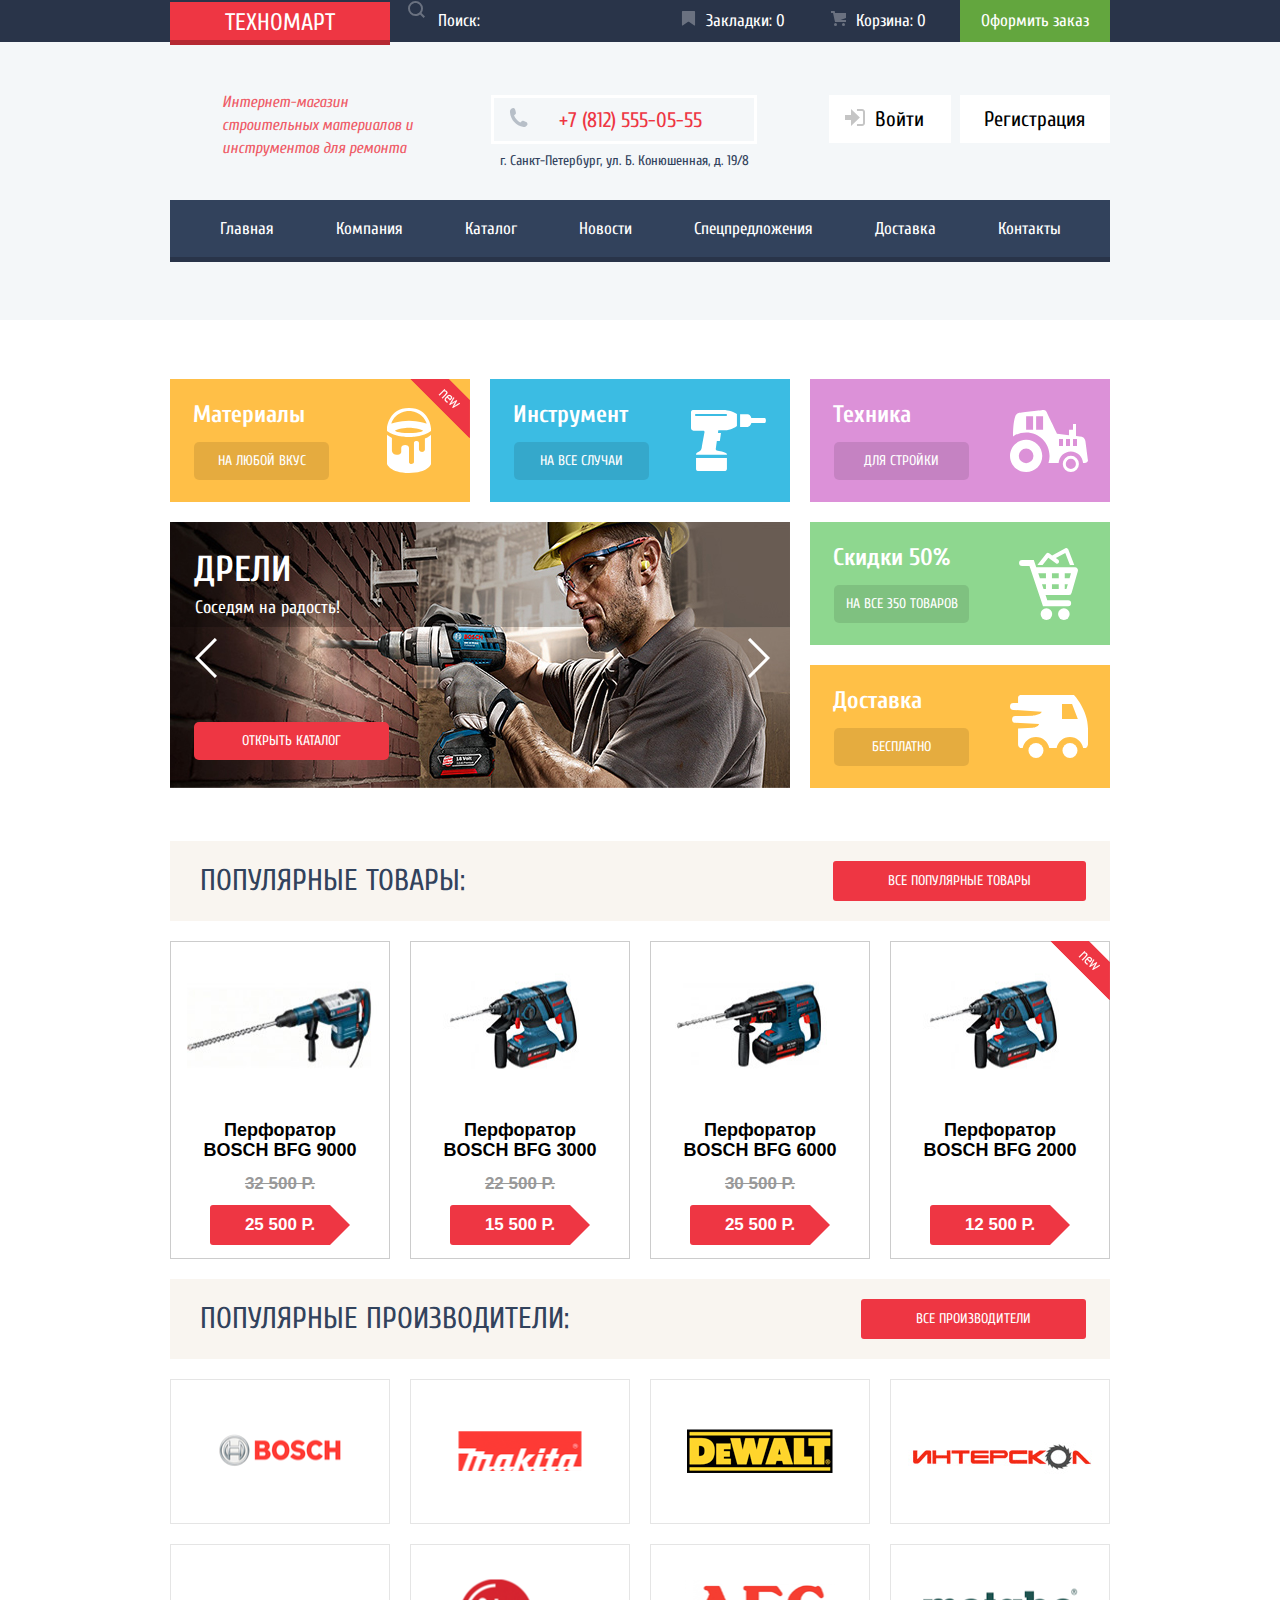
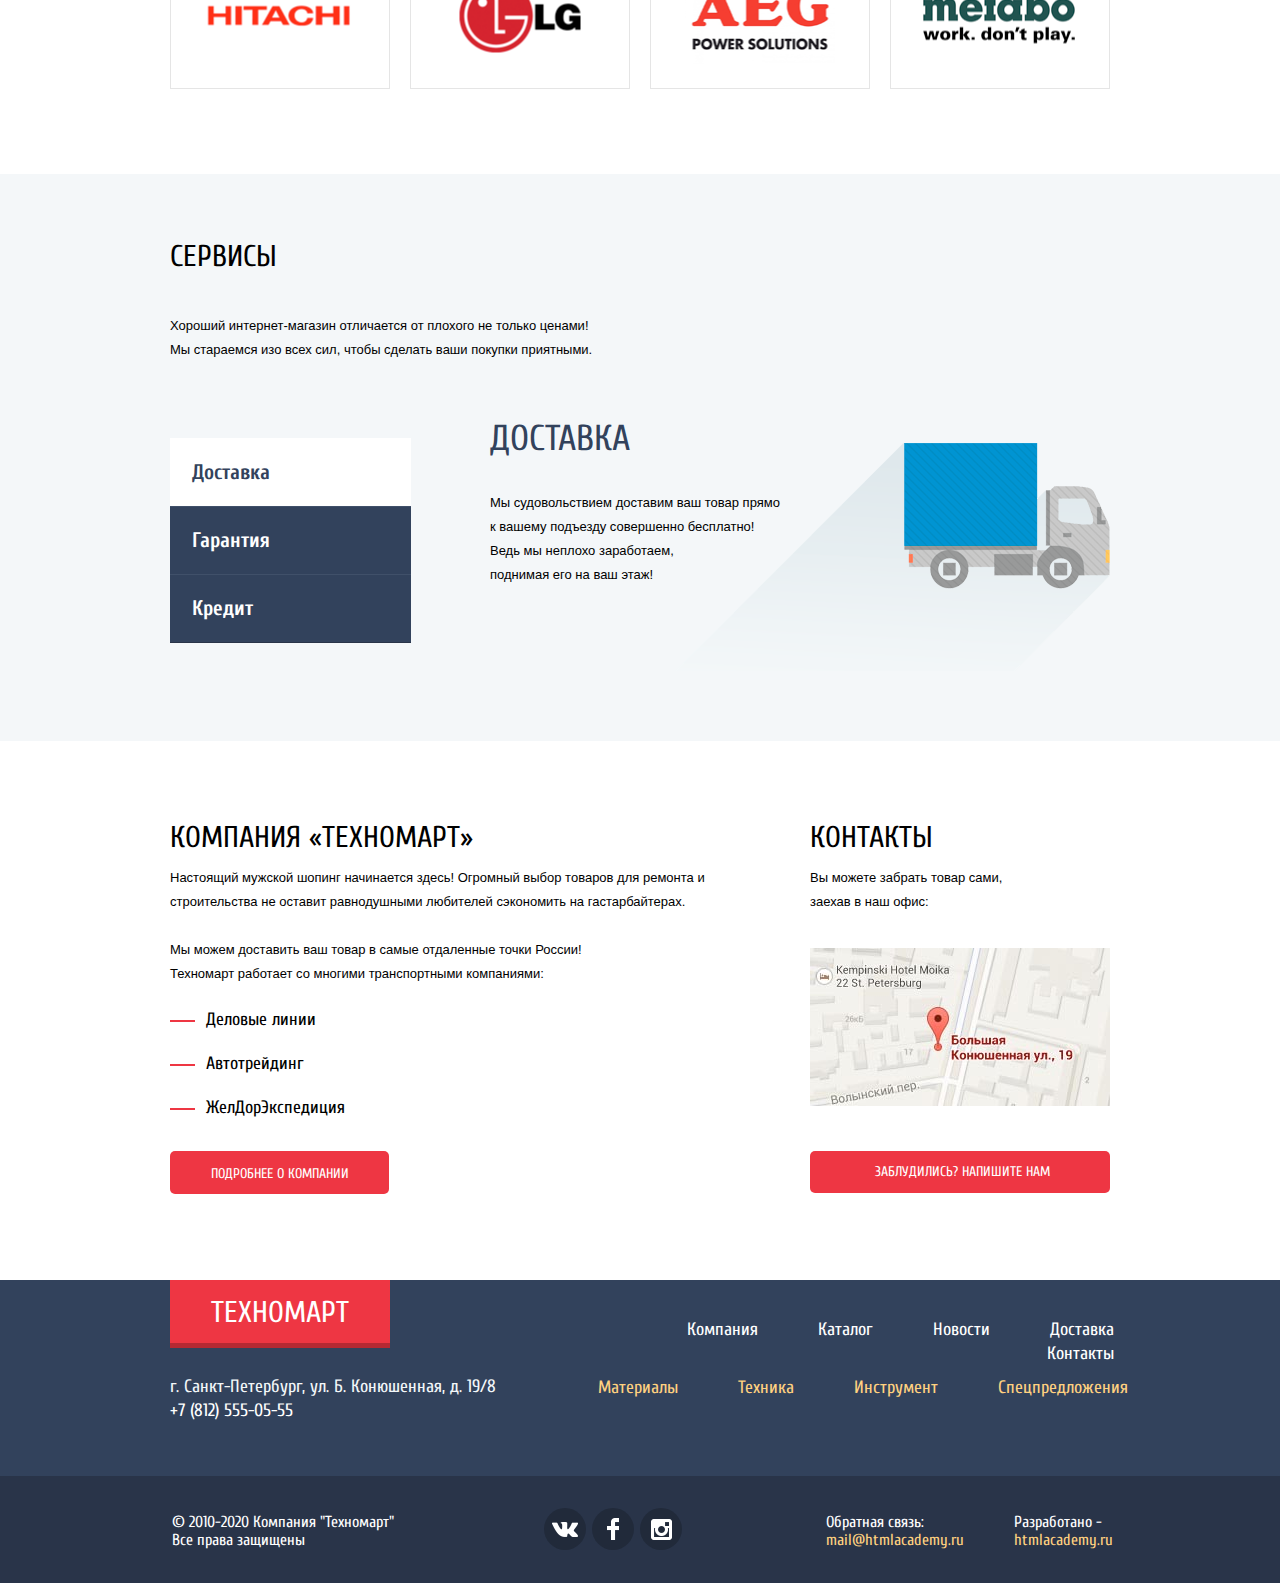
<file: index.html>
<!DOCTYPE html>
<html lang="ru">
<head>
	<meta charset="UTF-8">
	<title>Техномарт</title>
	
	<link href="https://fonts.googleapis.com/css?family=PT+Sans:400,700&display=swap&subset=cyrillic" rel="stylesheet">
	<link href="https://fonts.googleapis.com/css?family=Cuprum:400,400i,700&display=swap&subset=cyrillic" rel="stylesheet">
	<link rel="stylesheet" href="css/normalize.css">
	<link rel="stylesheet" href="css/style.css">
	
</head>
<body>
	<header>
		<div class="navigation">
			<div class="navigation-container">
				<a class="logo" href="index.html">Техномарт</a>
				<form class="search" action="http://technimart.com" method="post">
					<button type="submit">
						<svg xmlns="http://www.w3.org/2000/svg" width="17" height="17" viewBox="0 0 17 17"><path fill="#ffffff" d="M17 15.586l-3.542-3.542A7.465 7.465 0 0 0 15 7.5 7.5 7.5 0 1 0 7.5 15c1.71 0 3.282-.579 4.544-1.542L15.586 17 17 15.586zM2 7.5C2 4.467 4.467 2 7.5 2 10.532 2 13 4.467 13 7.5c0 3.032-2.468 5.5-5.5 5.5A5.506 5.506 0 0 1 2 7.5z"/></svg>
					</button>
					<input type="search" name="search" placeholder="Поиск:">
				</form>
				<div class="bookmarks">
					<a class="top-buttons" href=""><svg xmlns="http://www.w3.org/2000/svg" width="14" height="16" viewBox="0 0 14 16"><path fill="#ffffff" d="M14 15c0 .55-.368.741-.818.426l-5.363-3.765c-.45-.315-1.187-.315-1.637 0L.818 15.426C.368 15.741 0 15.55 0 15V1c0-.55.45-1 1-1h12c.55 0 1 .45 1 1v14z"/></svg>Закладки: 0</a>
				</div>
				<div class="basket">
					<a href="top-buttons"><svg xmlns="http://www.w3.org/2000/svg" width="15" height="15" viewBox="0 0 15 15"><circle fill="#ffffff" cx="4.5" cy="13.5" r="1.5"/><circle fill="#ffffff" cx="12.5" cy="13.5" r="1.5"/><path fill="#ffffff" d="M15 2H4.07l-.422-2H0v2h2.031l1.985 9H15V9H9.441L15 6.951z"/></svg>Корзина: 0</a>
				</div>
				<a class="order-btn" href="">Оформить заказ</a>
			</div>
		</div>
		<div class="data">
			<p>
				Интернет-магазин
				строительных материалов
				и инструментов для ремонта
			</p>
			<div class="direction">
            		<a class="phone" href="tel:+78125550555"><img src="img/icon-phone.svg" alt="phone">+7 (812) 555-05-55</a>
            		<address>г. Санкт-Петербург, ул. Б. Конюшенная, д. 19/8</address>
        	</div>
        	<div class="enter-buttons">
				<a class="enter" href=""><svg xmlns="http://www.w3.org/2000/svg" width="20" height="17" viewBox="0 0 20 17"><path fill="#c5c5c5" d="M14.875 8.5L6 0v6H0v5h6v6z"/><path fill="#c5c5c5" d="M16.986 15.01h-5.027V17h5.027c2.178 0 3.004-1.81 3.029-3.026V3.028C19.99 1.811 19.164 0 16.986 0h-5.027v1.99h5.027c.839 0 .992.681 1.01 1.057v10.904c-.017.376-.171 1.059-1.01 1.059z"/></svg>Войти</a>
				<a class="registration" href="">Регистрация</a>
			</div>
		</div>
		<nav>
			<ul>
				<li><a href="#">Главная</a></li>
				<li><a href="">Компания</a></li>
				<li><a href="catalog.html">Каталог</a></li>
				<li><a href="">Новости</a></li>
				<li><a href="">Спецпредложения</a></li>
				<li><a href="">Доставка</a></li>
				<li><a href="">Контакты</a></li>
			</ul>	
		</nav>
		</header>
		<main>
			<section class="catalog-tools">
				<h1 class="visually-hidden">Каталог инструментов</h1>
				<div class="catalog-container">
					<div class="block-1">	
						<div class="block-1-container">
							<div class="catalog materials">
								<h3>Материалы</h3>
								<a href="">На любой вкус</a>
								<div class="catalog-image">
									<svg xmlns="http://www.w3.org/2000/svg" width="44" height="65" viewBox="0 0 44 65"><g fill="#FFF"><path d="M37.91 30.438v10.869s.105 2.735-2.825 2.735c-3.069 0-3.125-2.735-3.125-2.735v-6.416c0-.24-.336-1.909-2.319-1.909-2.625 0-2.67 1.877-2.67 1.877V54.08s.029 1.863-2.464 1.863C22 55.943 22 53.96 22 53.96V40.016s0-2.945-3.805-2.945c-4.054 0-3.967 3.125-3.967 3.125v3.728s-.121 2.945-4.688 2.945-4.628-4.509-4.628-4.509V29.938C3.168 28.976 0 26.671 0 26.671v29.332S2.988 65 22 65s22-8.695 22-8.695V26.671c-2.938 2.829-6.09 3.767-6.09 3.767z"/><path d="M22 0C1.688 0 0 19.875 0 19.875v3.062C8.438 29.188 22 29 22 29s13.562.188 22-6.062v-3.062C44 19.875 42.312 0 22 0zm0 25c-11.75 0-14.312-2.375-14.312-2.375C13.938 19.75 22 19.875 22 19.875s8.062-.125 14.312 2.75c0 0-2.562 2.375-14.312 2.375zm0-12.375c-9.562 0-17.688 2.938-17.688 2.938C8.875 2.625 22 3.062 22 3.062s13.125-.438 17.688 12.5c0 0-8.126-2.937-17.688-2.937z"/></g></svg>
								</div>
								<div class="new-flag"></div>
							</div>
							<div class="catalog tool">
								<h3>Инструмент</h3>
								<a href="">На все случаи</a>
								<div class="catalog-image">
									<svg xmlns="http://www.w3.org/2000/svg" width="75" height="61" viewBox="0 0 75 61"><g fill="#FFF"><path d="M5.039 58.949S5.039 61 6.907 61h27.02s2.001-.184 2.001-1.984V47.942H5.039v11.007zM73.875 8.016H60.387c-.621-2.287-2.071-3.891-3.762-3.891h-7.542v12.75h7.542c1.69 0 3.141-1.604 3.762-3.891h13.488c.575 0 1.042-1.112 1.042-2.484s-.467-2.484-1.042-2.484zM2.103 0C.167 0 0 2.041 0 2.041v15.812c0 2.936 2.903 3.002 2.903 3.002h9.007c1.935 0 1.601 1.334 1.601 1.334s-2.469 13.01-2.735 15.211c-.267 2.203-1.868 3.604-1.868 3.604s-2.135 1.201-3.002 1.668-.867 2.201-.867 2.201h30.889v-.734c0-1.467-6.472-3.135-9.073-3.402-2.602-.266-2.068-2.002-2.068-2.002l1.067-7.805h3.002l1.134-7.873h-3.002l.331-2.737 8.609-.131c5.805-.601 10.008-4.07 10.008-4.07V4.109C41.333.84 33.993 0 33.993 0H2.103zM36 4.938v.031c0 .55-.45 1-1 1H5.031c-.55 0-1-.45-1-1v-.031c0-.55.45-1 1-1H35c.55 0 1 .45 1 1z"/></g></svg>
								</div>
							</div>
						</div>
						<div class="catalog slide">			
								<h2>Дрели</h2>
								<p>Соседям на радость!</p>
								<div class="arrows">
									<button type="button"><svg xmlns="http://www.w3.org/2000/svg" xmlns:xlink="http://www.w3.org/1999/xlink" width="22" height="40" viewBox="0 0 22 40">
	  								<image id="icon-left" width="22" height="40" xlink:href="[data-uri]"/>
									</svg></button>
									<button type="button"><svg xmlns="http://www.w3.org/2000/svg" xmlns:xlink="http://www.w3.org/1999/xlink" width="22" height="40" viewBox="0 0 22 40">
	  								<image id="icon-right" width="22" height="40" xlink:href="[data-uri]"/>
									</svg></button>
								</div>
								<a href="catalog.html">Открыть каталог</a>			
						</div>
					</div>
					<div class="block-2">
						<div class="catalog equipment">
							<h3>Техника</h3>
							<a href="">Для стройки</a>
							<div class="catalog-image">
								<svg xmlns="http://www.w3.org/2000/svg" width="78" height="62" viewBox="0 0 78 62"><g fill="#FFF"><path d="M16.125 29.749C7.22 29.749 0 36.968 0 45.875 0 54.78 7.22 62 16.125 62S32.25 54.78 32.25 45.875c.001-8.907-7.219-16.126-16.125-16.126zm0 23.433a7.306 7.306 0 0 1-7.307-7.307 7.307 7.307 0 1 1 14.614 0 7.306 7.306 0 0 1-7.307 7.307zM60.854 45.874a8.062 8.062 0 0 0-8.062 8.062 8.062 8.062 0 1 0 16.124 0 8.06 8.06 0 0 0-8.062-8.062zm0 13.126a5.063 5.063 0 1 1 .002-10.126A5.063 5.063 0 0 1 60.854 59z"/><path d="M77.898 49.727s-2.023-15.102-2.461-18.414c-.547-4.141-3.625-4.688-3.625-4.688L66 25.946V14h-3v5.833h-4v5.295L47.188 23.75S37.438 3.688 36.626 1.875 33.5 0 33.5 0 11.125 2.375 8.75 3 5.312 6.167 5.312 6.167c-2.308 6.37-2.311 17.296-2.266 20.255a23.328 23.328 0 0 1 13.079-3.986c12.944 0 23.438 10.493 23.438 23.439 0 2.438-.373 4.789-1.064 7h10.164c.39-6.402 5.69-11.479 12.191-11.479s11.802 5.077 12.191 11.479H75c3.641 0 2.898-3.148 2.898-3.148zM23.083 19.833h-6.958V6.167h6.958v13.666zm10 0h-6.958V6.167h6.958v13.666zM53.016 36H49v-7h4.016v7zm7 0H56v-7h4.016v7zm7 0H63v-7h4.016v7z"/></g></svg>
							</div>
						</div>
						<div class="catalog sales">
							<h3>Скидки 50%</h3>
							<a href="">На все 350 товаров</a>
							<div class="catalog-image">
								<svg xmlns="http://www.w3.org/2000/svg" width="59" height="72" viewBox="0 0 59 72"><g fill="#FFF"><path d="M58.34 20.545a2.997 2.997 0 0 0-2.396-1.195h-38.67l-2.475-7.385H3.058a3 3 0 1 0 0 6h7.424l13.5 40.285h25.159a3 3 0 1 0 0-6H28.299l-1.726-5.149h23.12a3.001 3.001 0 0 0 2.884-2.172l6.25-21.75a3.005 3.005 0 0 0-.487-2.634zm-7.781 9.681h-4.81V25.35h6.211l-1.401 4.876zm-17.617 0V25.35h6.807v4.875h-6.807zm6.807 6v4.875h-6.807v-4.875h6.807zM26.942 25.35v4.875h-6.023l-1.634-4.875h7.657zm-4.013 10.876h4.013v4.875h-2.379l-1.634-4.875zm22.82 4.875v-4.875h3.086l-1.401 4.875h-1.685z"/><circle cx="27.406" cy="66.094" r="5.781"/><circle cx="44.844" cy="66.094" r="5.781"/><path d="M29.335 9.699l7.547 5.492a1.986 1.986 0 0 0 2.818-.494c.646-.936.43-2.232-.48-2.895l-2.373-1.726 9.436-5.09L50.911 17h4.347L49.214 1.309A2.051 2.051 0 0 0 48.037.126a1.97 1.97 0 0 0-1.643.109L33.146 7.382l-3.022-2.199a1.986 1.986 0 0 0-2.742.39l-8.481 10.798a2.176 2.176 0 0 0-.405.628h5.106l5.733-7.3z"/></g></svg>
							</div>
						</div>
						<div class="catalog delivery">
							<h3>Доставка</h3>
							<a href="">Бесплатно</a>
							<div class="catalog-image">
								<svg xmlns="http://www.w3.org/2000/svg" xmlns:xlink="http://www.w3.org/1999/xlink" width="78" height="63" viewBox="0 0 78 63"><g fill="#FFF"><circle cx="25.983" cy="55.5" r="7.5"/><circle cx="59.982" cy="55.5" r="7.5"/><path d="M64 0H11.062c-3.188 0-3 3.125-3 3.125V8H3.469a3.469 3.469 0 1 0 0 6.938l28.085 1.84.196.043c-.761 3.197-8.938 3.805-8.938 3.805l-8.31.428H5.446a3.375 3.375 0 1 0 0 6.75l23.656 1.254c-.807 3.153-6.29 3.756-6.29 3.756l-14.751.76v15.615c0 3.188 2.564 3.812 2.564 3.812h2.099c1.173-6.261 6.659-11 13.259-11s12.085 4.739 13.259 11h7.404c1.174-6.261 6.66-11 13.26-11 6.601 0 12.086 4.739 13.26 11h1.709C77.812 53 78 48.938 78 48.938v-15.25C78 14.812 64 0 64 0zM52 23.938v-15h10.062l5.75 15H52z"/></g></svg>
							</div>
						</div>
					</div>
				</div>
			</section>
				<div class="line">
					<h2>Популярные товары:</h2>
					<a href="catalog.html">Все популярные товары</a>
				</div>
			<section>
				<h2 class="visually-hidden">Каталог товаров</h2>
				<div class="catalog-items">
			    	<div class="catalog-item">
				        <div class="actions">
				          	<a href="#" class="buy">
				          		<svg xmlns="http://www.w3.org/2000/svg" width="15" height="15" viewBox="0 0 15 15"><circle fill="#ffffff" cx="4.5" cy="13.5" r="1.5"/><circle fill="#ffffff" cx="12.5" cy="13.5" r="1.5"/><path fill="#ffffff" d="M15 2H4.07l-.422-2H0v2h2.031l1.985 9H15V9H9.441L15 6.951z"/></svg>
								Купить
							</a>
				          <a href="#" class="bookmark">В закладки</a>
				        </div>
				        <div class="image">
				        	<img width="218" height="168" src="img/Perforator_3.jpg" alt="product1">
				        </div>
				        <p>Перфоратор BOSCH BFG 9000</p>
				        <div class="discount">32 500 Р.</div>
				        <div class="price">25 500 Р.</div>
			    	</div>
			      	<div class="catalog-item">
				        <div class="actions">
				          	<a href="#" class="buy">
				          		<svg xmlns="http://www.w3.org/2000/svg" width="15" height="15" viewBox="0 0 15 15"><circle fill="#ffffff" cx="4.5" cy="13.5" r="1.5"/><circle fill="#ffffff" cx="12.5" cy="13.5" r="1.5"/><path fill="#ffffff" d="M15 2H4.07l-.422-2H0v2h2.031l1.985 9H15V9H9.441L15 6.951z"/></svg>
							Купить
							</a>
				          <a href="#" class="bookmark">В закладки</a>
				        </div>
				        <div class="image"><img width="218" height="168" src="img/Perforator_1.jpg" alt="product2"></div>
				        <p>Перфоратор BOSCH BFG 3000</p>
				        <div class="discount">22 500 Р.</div>
				        <div class="price">15 500 Р.</div>
			      	</div>
			      	<div class="catalog-item">
				        <div class="actions">
				          	<a href="#" class="buy">
				          		<svg xmlns="http://www.w3.org/2000/svg" width="15" height="15" viewBox="0 0 15 15"><circle fill="#ffffff" cx="4.5" cy="13.5" r="1.5"/><circle fill="#ffffff" cx="12.5" cy="13.5" r="1.5"/><path fill="#ffffff" d="M15 2H4.07l-.422-2H0v2h2.031l1.985 9H15V9H9.441L15 6.951z"/></svg>
							Купить
							</a>
				          <a href="#" class="bookmark">В закладки</a>
				        </div>
				        <div class="image"><img width="218" height="168" src="img/Perforator_2.jpg" alt="product3"></div>
				        <p>Перфоратор BOSCH BFG 6000</p>
				        <div class="discount">30 500 Р.</div>
				        <div class="price">25 500 Р.</div>
				    </div>
			      	<div class="catalog-item">
				      	<div class="flag flag-new">новинка</div>
				        <div class="actions">
				          	<a href="#" class="buy">
				          		<svg xmlns="http://www.w3.org/2000/svg" width="15" height="15" viewBox="0 0 15 15"><circle fill="#ffffff" cx="4.5" cy="13.5" r="1.5"/><circle fill="#ffffff" cx="12.5" cy="13.5" r="1.5"/><path fill="#ffffff" d="M15 2H4.07l-.422-2H0v2h2.031l1.985 9H15V9H9.441L15 6.951z"/></svg>
							Купить
							</a>
				          <a href="#" class="bookmark">В закладки</a>
				        </div>
				        <div class="image"><img width="218" height="168" src="img/Perforator_1.jpg" alt="product4"></div>
				        <p>Перфоратор BOSCH BFG 2000</p>
				        <div class="discount"></div>
				        <div class="price">12 500 Р.</div>
			      	</div>
			    </div>
		  	</section>
			<div class="line">
				<h2>Популярные производители:</h2>
				<a href="#">Все производители</a>
			</div>
			<section class="manufactures">
				<h2 class="visually-hidden">Производители</h2>
					<a href="https://www.bosch-professional.com"><img src="img/bosch.png" alt="BOSCH"></a>
					<a href="https://maklta.com"><img src="img/Makita.png" alt="Makita"></a>
					<a href="https://dewalt.top"><img src="img/DeWALT.png" alt="DeWALT"></a>
					<a href="https://www.interskol.ru"><img src="img/Interskol.png" alt="Interskol"></a>
					<a href="http://www.hitachi.com"><img src="img/Hitachi.png" alt="Hitachi"></a>
					<a href="https://www.lg.com"><img src="img/LG.png" alt="LG"></a>
					<a href="https://www.aeg.ua"><img src="img/AEG.png" alt="AEG"></a>
					<a href="https://www.metabo.com"><img src="img/Metabo.png" alt="Metabo"></a>
			</section>
			<section class="service-section">
				<div class="services">
					<div class="description">
						<h3>Сервисы</h3>
						<p>
							Хороший интернет-магазин отличается от плохого не только ценами!
							Мы стараемся изо всех сил, чтобы сделать ваши покупки приятными.
						</p>
					</div>
					<div class="service">
						<div class="service-container">
	    					<input type="radio" name="service" id="delivery" value="delivery" checked>
	    					<label for="delivery">Доставка</label>
						
	    					<input type="radio" name="service" id="guarantee" value="guarantee">
	    					<label for="guarantee">Гарантия</label>
	    				
	    					<input type="radio" name="service" id="сredit" value="сredit">
	    					<label for="сredit">Кредит</label>
	    					<div class="shadow"></div> 
	    				<div class="content-container">
	    					<div class="content dely">
	    						<h2>Доставка</h2>
								<p>
									Мы судовольствием доставим ваш товар прямо к вашему подъезду совершенно бесплатно! 
									Ведь мы неплохо заработаем, <br>поднимая его на ваш этаж!
								</p>							
	    					</div>
							<div class="content guar">
	    						<h2>Гарантия</h2>
	      						<p>
	      							Если купленный у нас товар поломается или заискрит,
									а также в случае пожара, спровоцированного его вогаранием, вы всегда можете быть уверены в нашей гарантии. Мы обменяем сгоревший товар на новый.<br>
									Дом уж восстановите как нибудь сами.
								</p>
	    					</div>
							<div class="content cred">
	    						<h2>Кредит</h2>
	      						<p>
	      							Залезть в долговую яму стало проще!<br>
									Кредитные консультанты придут вам на помощь.
								</p>
								<a href="">Отправить заявку</a>
	    					</div>
	    				</div>
	    				</div>
 					</div>
				</div>
			</section>
			<section class="info">
				<div class="info-container">
						<div class="left">
							<h2>Компания «Техномарт»</h2>
							<p class="fst-p">
								Настоящий мужской шопинг начинается здесь! Огромный выбор товаров для ремонта и	строительства не оставит равнодушными любителей сэкономить на гастарбайтерах.
							</p>
						
							<p class="scnd-p">
								Мы можем доставить ваш товар в самые отдаленные точки России! Техномарт работает со многими транспортными компаниями:
							</p>

							<ul>
								<li>Деловые линии</li>
								<li>Автотрейдинг</li>
								<li>ЖелДорЭкспедиция</li>
							</ul>
							
							<a href="">Подробнее о компании</a>
						</div>
						<div class="right">
							<h2>Контакты</h2>
							<p>Вы можете забрать товар сами,
							заехав в наш офис:</p>
							<a class="contacts-button" href="#"><img src="img/map.jpg" alt="map"></a>
							<a class="login-link" href="">Заблудились? Напишите нам</a>
						</div>
				</div>
			</section>
		</main>
	<footer>
		<section class="ending">
			<h2 class="visually-hidden">Окончание</h2>
			<div class="footer-up">
				<div class="footer-up-left">
					<a class="f-logo" href="index.html">Техномарт</a>
					<div class="f-telephone">
		            	<address>г. Санкт-Петербург, ул. Б. Конюшенная, д. 19/8</address>
		            	<a class="f-phone" href="tel:+78125550555">+7 (812) 555-05-55</a>
		        	</div>
	        	</div>
	        	<div class="footer-up-right">
	        		<nav>
					<ul>
						<li><a href="">Компания</a></li>
						<li><a href="catalog.html">Каталог</a></li>
						<li><a href="">Новости</a></li>
						<li><a href="">Доставка</a></li>
						<li><a href="">Контакты</a></li>
					</ul>
					</nav>
					<nav>
					<ul class="color">
						<li><a href="">Материалы</a></li>
						<li><a href="">Техника</a></li>
						<li><a href="">Инструмент</a></li>
						<li><a href="">Спецпредложения</a></li>
					</ul>
					</nav>
				</div>
			</div>
		</section>
		<section class="links">
			<h2 class="visually-hidden">Ссылки</h2>
			<div class="f-links">
				<div class="f-left">
					<p>
						© 2010-2020 Компания "Техномарт"
						Все права защищены
					</p>
				</div>
				<div class="f-center">
					<a href="https://vk.com"><img src="img/vk-icon.png" width="26" height="15" alt="vk"></a>
					<a href="https://www.facebook.com/"><img src="img/fb-icon.png" width="12" height="22" alt="facebook"></a>
					<a href="https://www.instagram.com"><img src="img/insta-icon.png" alt="instagram"></a>
				</div>
				<div class="f-right">
					<p>
						Обратная связь:
						<a href="mailto:mail@htmlacademy.ru">mail@htmlacademy.ru</a>
					</p>
					<p>
						Разработано -
						<a href="https://htmlacademy.ru/">htmlacademy.ru</a>
					</p>
				</div>
			</div>
		</section>
	</footer>
	<div class="form">
		<form class="map-tip" action="http://technomart.com" method="post">
			<div class="form-mail">
				<div class="form-name">
					<div class="pop-form">
						<label for="name-map">Ваше имя:</label>
						<input id="name-map" type="text" name="name" placeholder="Имя Фамилия">
					</div>
					<div class="pop-form">
						<label for="mail-map">Ваш e-mail:</label>
						<input id="mail-map" type="email" name="mail" placeholder="email@example.com">
					</div>
				</div>
				<div class="form-letter">
					<label for="letter">Текст письма:</label>
					<textarea id="letter" cols="60" rows="6" name="letter" placeholder="В свободной форме"></textarea>
				</div>
				<button class="modal-close" type="button">
    				<span class="visually-hidden">Закрыть</span>
  				</button>
			</div>
			<div class="form-button">
				<button type="submit">Отправить</button>
			</div>
		</form>
	</div>
	<section class="modal modal-map">
  		<h2 class="visually-hidden">Как до нас добраться</h2>
  			<iframe src="https://www.google.com/maps/embed?pb=!1m18!1m12!1m3!1d1998.6037999040354!2d30.322010416394033!3d59.938716271971415!2m3!1f0!2f0!3f0!3m2!1i1024!2i768!4f13.1!3m3!1m2!1s0x4696310fca5ba729%3A0xea9c53d4493c879f!2sBolshaya+Konyushennaya+ul.%2C+19%2C+Sankt-Peterburg%2C+Russia%2C+191186!5e0!3m2!1sen!2s!4v1441888483426" width="766" height="560" allowfullscreen></iframe>
  			<p><img src="img/map.jpg" width="766" height="560" alt="Офис компании по адресу ул. Большая Конюшенная 19/8, Санкт-Петербург"></p>
  			<button class="modal-close" type="button">
    			<span class="visually-hidden">Закрыть</span>
  			</button>
	</section>

	<script>
		var link = document.querySelector(".login-link");

		var popup = document.querySelector(".form");
		var close = popup.querySelector(".modal-close");

		var form = popup.querySelector("form");
		var name = popup.querySelector("[name=name]");
  		var email = popup.querySelector("[name=mail]");

		var isStorageSupport = true;
  		var storage = "";
  
  		try {
    		storage = localStorage.getItem("name");
  		} catch (err) {
    		isStorageSupport = false;
  		}

		link.addEventListener("click", function (evt) {
			evt.preventDefault();
			popup.classList.add("form-show");

			if (storage) {
      		name.value = storage;
      		email.focus();
    		} else {
      		name.focus();
    		}		
  		});

		close.addEventListener("click", function (evt) {
   		 evt.preventDefault();
    		popup.classList.remove("form-show");
    		popup.classList.remove("modal-error");
  		});

		form.addEventListener("submit", function (evt) {
    		evt.preventDefault();
  		});

		form.addEventListener("submit", function (evt) {
    		if (!name.value || !email.value) {
      		evt.preventDefault();
      		popup.classList.remove("modal-error");
      		popup.offsetWidth = popup.offsetWidth;
      		popup.classList.add("modal-error");
    		} else {
      		if (isStorageSupport) {
        		localStorage.setItem("name", name.value);
      		}
    		}
  		});

		window.addEventListener("keydown", function (evt) {
    		if (evt.keyCode === 27) {
      		evt.preventDefault();
      		if (popup.classList.contains("form-show")) {
       		 popup.classList.remove("form-show");
        		popup.classList.remove("modal-error");
      		}
    		}
  		});

		var popup = document.querySelector(".modal");

  		var mapLink = document.querySelector(".contacts-button");

		var mapPopup = document.querySelector(".modal-map");
		var mapClose = mapPopup.querySelector(".modal-close");
  
		mapLink.addEventListener("click", function (evt) {
		  evt.preventDefault();
		  mapPopup.classList.add("modal-show");
		});

		mapClose.addEventListener("click", function (evt) {
		  evt.preventDefault();
		  mapPopup.classList.remove("modal-show");
		});

		window.addEventListener("keydown", function (evt) {
		  if (evt.keyCode === 27) {
		    if (mapPopup.classList.contains("modal-show")) {
		      evt.preventDefault();
		      mapPopup.classList.remove("modal-show");
		    }
		  }
		});
	</script>

</body>
</html>
</file>
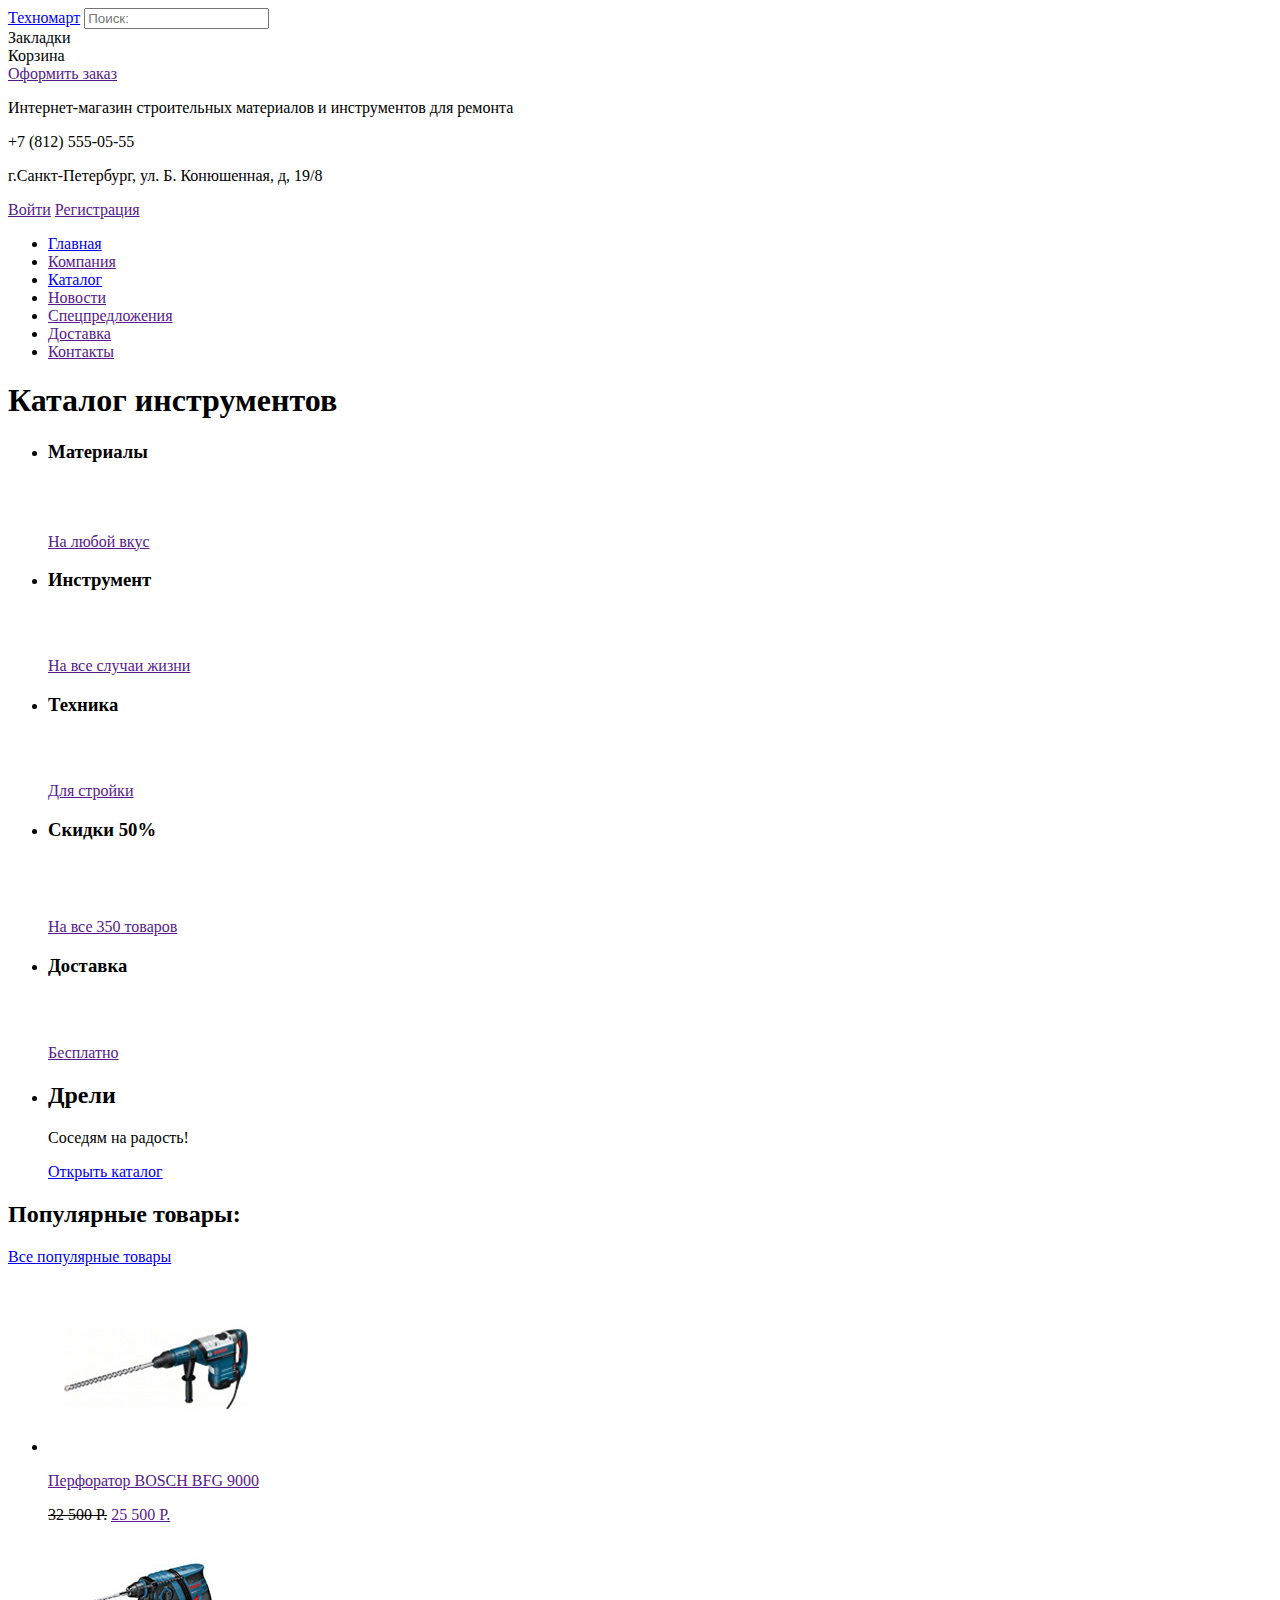
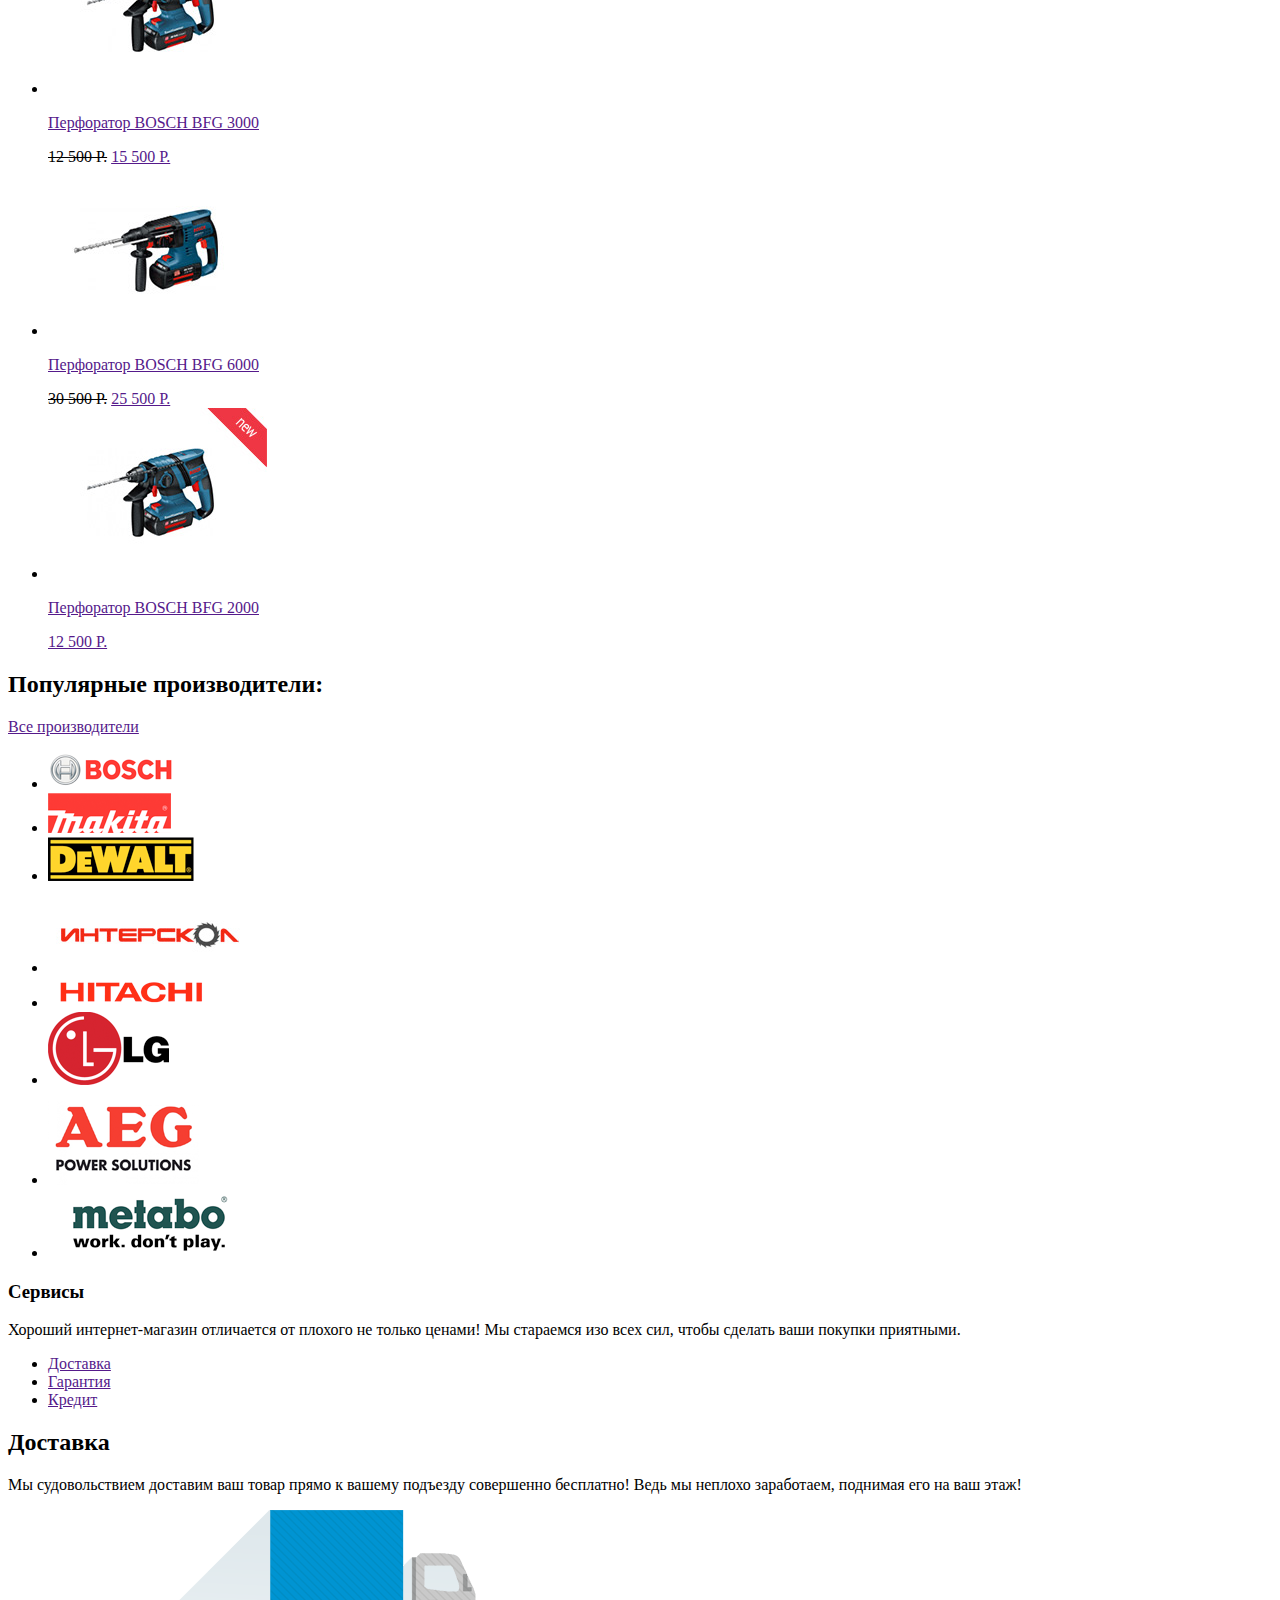
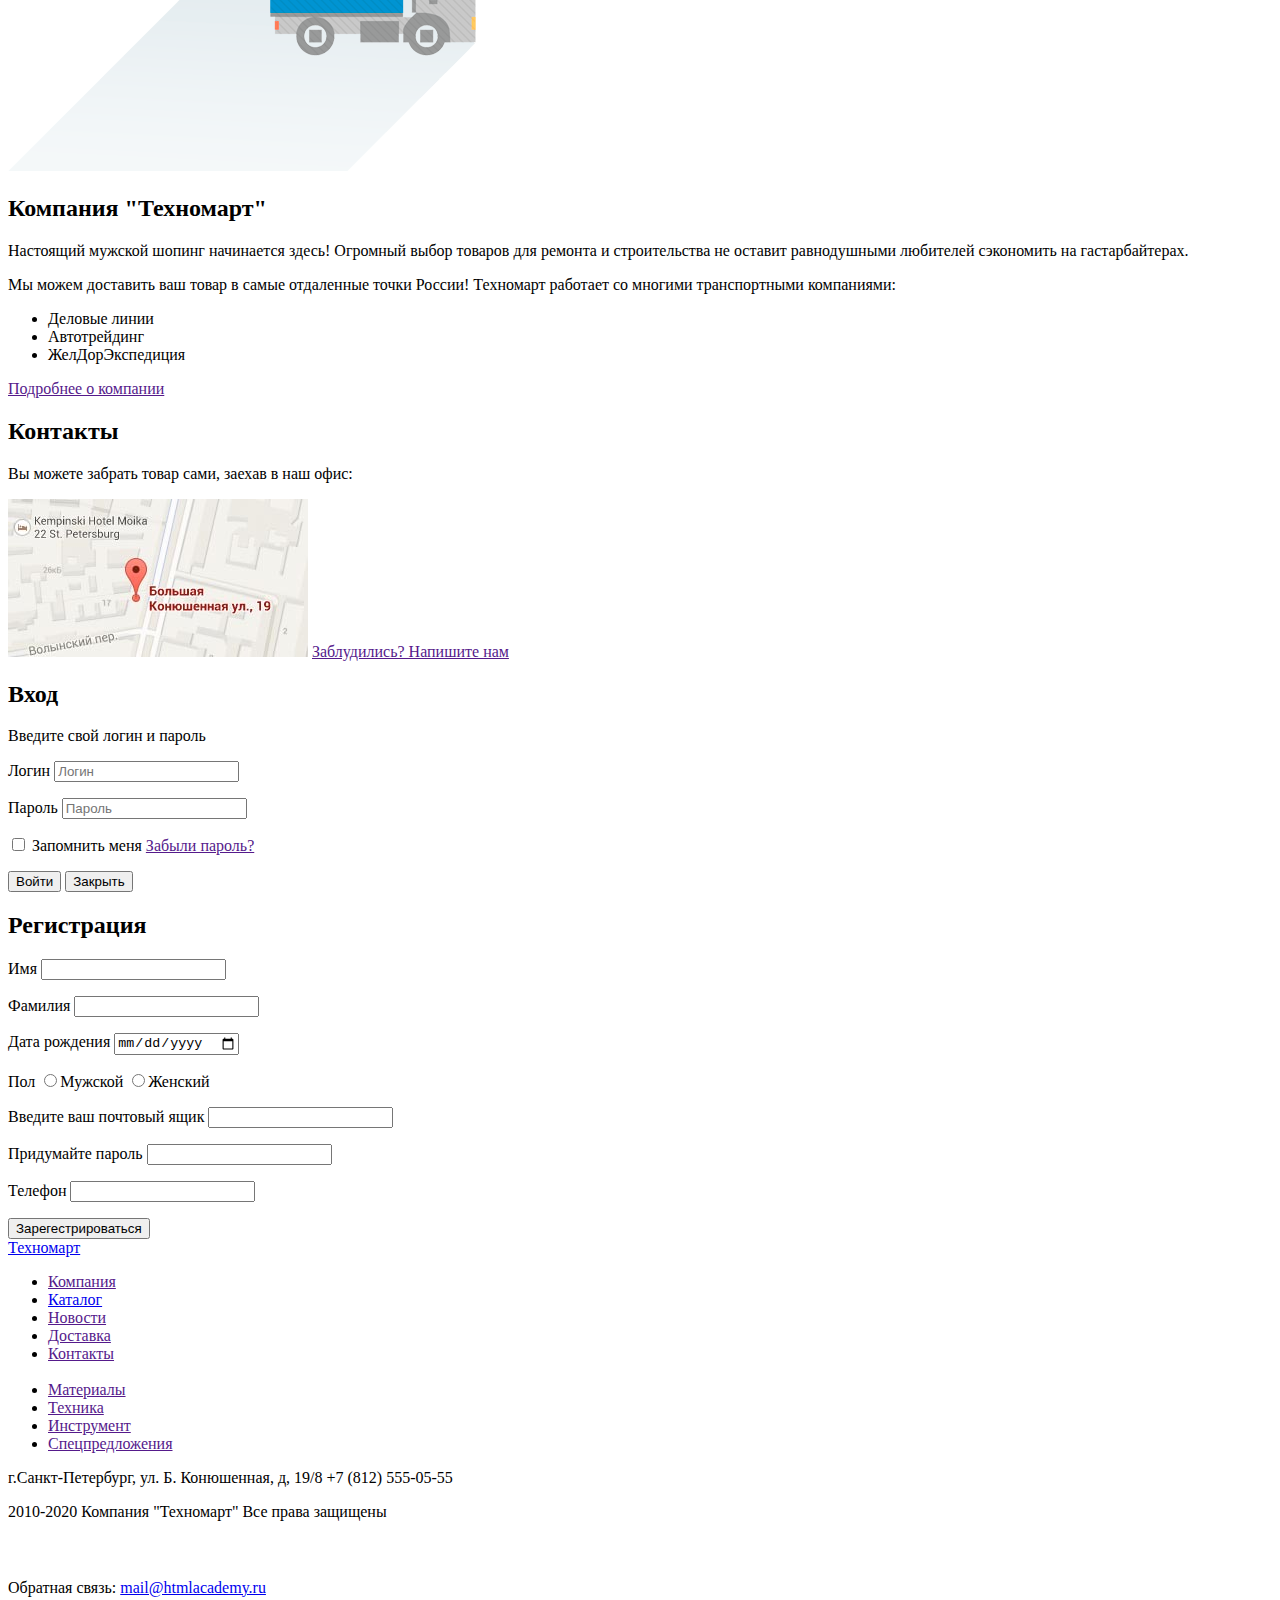
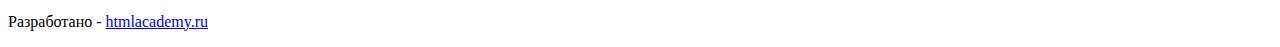
<file: project/index.html>
<!DOCTYPE html>
<html lang="ru">
<head>
	<meta charset="UTF-8">
	<title>Техномарт</title>
</head>
<body>
	<header>
		<div class="begin">
			<a href="index.html">Техномарт</a>
			<input type="search" name="search" placeholder="Поиск:">
			<div class="bookmarks">Закладки</div>
			<div class="basket">Корзина</div>
			<a href="">Оформить заказ</a>
		</div>
		<div class="address">
			<p>
				Интернет-магазин
				строительных материалов
				и инструментов для ремонта
			</p>
			<div class="telefon">+7 (812) 555-05-55</div>
			<p>г.Санкт-Петербург, ул. Б. Конюшенная, д, 19/8</p>
			<a href="">Войти</a>
			<a href="">Регистрация</a>
		</div>
		<nav>
			<ul>
				<li><a href="index.html">Главная</a></li>
				<li><a href="">Компания</a></li>
				<li><a href="catalog.html">Каталог</a></li>
				<li><a href="">Новости</a></li>
				<li><a href="">Спецпредложения</a></li>
				<li><a href="">Доставка</a></li>
				<li><a href="">Контакты</a></li>
			</ul>	
		</nav>
		</header>
		<main>
			<section>
				<h1>Каталог инструментов</h1>
				<ul>
					<li>
						<div class="catalog materials">
							<h3>Материалы</h3>
							<a href="">На любой вкус</a>
							<img src="img/icon-1.svg" alt="">
							
						</div>
					</li>
					<li>
						<div class="catalog tool">
							<h3>Инструмент</h3>
							<a href="">На все случаи жизни</a>
							<img src="img/icon-2.svg" alt="">
						</div>
					</li>
					<li>
						<div class="catalog equipment">
							<h3>Техника</h3>
							<a href="">Для стройки</a>
							<img src="img/icon-3.svg" alt="">
						</div>
					</li>
					<li>
						<div class="catalog sales">
							<h3>Скидки 50%</h3>
							<a href="">На все 350 товаров</a>
							<img src="img/icon-4.svg" alt="">
						</div>
					</li>
					<li>
						<div class="catalog delivery">
							<h3>Доставка</h3>
							<a href="">Бесплатно</a>
							<img src="img/icon-5.svg" alt="">
						</div>
					</li>
					<li>
						<div class="catalog_slide">
							<h2>Дрели</h2>
							<p>Соседям на радость!</p>
							<a href="catalog.html">Открыть каталог</a>
						</div>
					</li>
				</ul>
			</section>
			<div>
				<h2>Популярные товары:</h2>
				<a href="catalog.html">Все популярные товары</a>
			</div>
			<section>
				<ul>
					<li>
						<img src="img/Perforator_3.jpg" alt="">
						<p>
							<a href="">
								Перфоратор BOSCH
								BFG 9000
							</a>
						</p>
						<del>32 500 P.</del>
						<a href="">25 500 P.</a>
					</li>
					<li>
						<img src="img/Perforator_1.jpg" alt="">
						<p>
							<a href="">
								Перфоратор BOSCH
								BFG 3000
							</a>
						</p>
						<del>12 500 P.</del>
						<a href="">15 500 P.</a>
					</li>
					<li>
						<img src="img/Perforator_2.jpg" alt="">
						<p>
							<a href="">
								Перфоратор BOSCH
								BFG 6000
							</a>
						</p>
						<del>30 500 P.</del>
						<a href="">25 500 P.</a>
					</li>
					<li>
						<img src="img/Perforator_1_new.jpg" alt="">
						<p>
							<a href="">
								Перфоратор BOSCH
								BFG 2000
							</a>
						</p>
						<a href="">12 500 P.</a>
					</li>
				</ul>
			</section>
			<div>
				<h2>Популярные производители:</h2>
				<a href="">Все производители</a>
			</div>
			<section>
				<ul>
					<li><img src="img/bosch.svg" alt="BOSCH"></li>
					<li><img src="img/Makita.svg" alt="Makita"></li>
					<li><img src="img/DeWALT.svg" alt="DeWALT"></li>
					<li><img src="img/Interskol.svg" alt="Interskol"></li>
					<li><img src="img/Hitachi.svg" alt="Hitachi"></li>
					<li><img src="img/LG.svg" alt="LG"></li>
					<li><img src="img/AEG.svg" alt="AEG"></li>
					<li><img src="img/Metabo.svg" alt="Metabo"></li>
				</ul>
			</section>
			<article>
				<h3>Сервисы</h3>
				<p>Хороший интернет-магазин отличается от плохого не только ценами!
				Мы стараемся изо всех сил, чтобы сделать ваши покупки приятными.</p>
				<ul>
					<li><a href="">Доставка</a></li>
					<li><a href="">Гарантия</a></li>
					<li><a href="">Кредит</a></li>
				</ul>
				<h2>Доставка</h2>
				<p>Мы судовольствием доставим ваш товар прямо к вашему подъезду совершенно бесплатно! Ведь мы неплохо заработаем, поднимая его на ваш этаж!</p>
				<img src="img/del_car.png" alt="Доставка">
			</article>
			<section>
				<div class="left">
					<h2>Компания "Техномарт"</h2>
					<p>
						Настоящий мужской шопинг начинается здесь! Огромный выбор товаров для ремонта и	строительства не оставит равнодушными любителей сэкономить на гастарбайтерах.
					</p>
				
					<p>
						Мы можем доставить ваш товар в самые отдаленные точки России! Техномарт работает со многими транспортными компаниями:
					</p>

					<ul>
						<li>Деловые линии</li>
						<li>Автотрейдинг</li>
						<li>ЖелДорЭкспедиция</li>
					</ul>
					
					<a href="">Подробнее о компании</a>
				</div>
				<div class="right">
					<h2>Контакты</h2>
					<p>Вы можете забрать товар сами,
					заехав в наш офис:</p>
					<img src="img/map.jpg" alt="map">
					<a href="">Заблудились? Напишите нам</a>
				</div>
			</section>
			<section>
				<h2>Вход</h2>
				<p>Введите свой логин и пароль</p>
				<form class="login" action="http://technomart.com" method="post">
					<p>
						<label for="user-login">Логин</label>
						<input id="user-login" type="email" name="login" placeholder="Логин">
					</p>
					<p>
						<label for="user-password">Пароль</label>
						<input id="user-password" type="password" name="password" placeholder="Пароль">
					</p>
					<p>
        				<label for="user-memory">
							<input id="user-memory" type="checkbox" name="memory">
							Запомнить меня
						</label>
						<a href="">Забыли пароль?</a>
					</p>
					<button type="submit">
						Войти
					</button>
					<button type="submit">
						Закрыть
					</button>
				</form>
			</section>
			<section>
				<h2>Регистрация</h2>
				<form action="http://technomart.com" method="post">
					<p>
						<label for="user-name">Имя</label>
						<input id="user-name" type="text" name="name" required>
					</p>
					<p>
						<label for="user-last-name">Фамилия</label>
						<input id="user-last-name" type="text" name="last-name" required>
					</p>
					<p>
						<label for="user-birthday">Дата рождения</label>
						<input id="user-birthday" type="date" name="birthday">
					</p>
					<p>
						<label for="user-sex">Пол</label>
							<input id="user-sex" type="radio" name="male" value="m">Мужской
							<input id="user-sex" type="radio" name="female" value="f">Женский
						
					</p>
					<p>
						<label for="user-mail">Введите ваш почтовый ящик</label>
						<input id="user-mail" type="email" name="mail" required>
					</p>
					<p>
						<label for="user-password">Придумайте пароль</label>
						<input id="user-password" type="password" name="password" required>
					</p>
					<p>
						<label for="user-phone">Телефон</label>
						<input id="user-phone" type="tel" name="phone" pattern="[0-9]{1}-[0-9]{3}-[0-9]{3}" required>
					</p>
				</form>
				<button type="submit">Зарегестрироваться</button>
			</section>
		</main>
	<footer>
		<section>
		<a href="index.html">Техномарт</a>
		<ul>
			<li><a href="">Компания</a></li>
			<li><a href="catalog.html">Каталог</a></li>
			<li><a href="">Новости</a></li>
			<li><a href="">Доставка</a></li>
			<li><a href="">Контакты</a></li><br>
			<li><a href="">Материалы</a></li>
			<li><a href="">Техника</a></li>
			<li><a href="">Инструмент</a></li>
			<li><a href="">Спецпредложения</a></li>
		</ul>
		<p>г.Санкт-Петербург, ул. Б. Конюшенная, д, 19/8	
		+7 (812) 555-05-55</p>
		</section>
		<section>
			<div class="fleft">
				<p>
					2010-2020 Компания "Техномарт"
					Все права защищены
				</p>
			</div>
			<div class="fcenter">
				<a href="https://vk.com"><img src="img/vk-icon.png" alt="vk"></a>
				<a href="https://www.facebook.com/"><img src="img/fb-icon.png" alt="facebook"></a>
				<a href="https://www.instagram.com"><img src="img/insta-icon.png" alt="instagram"></a>
			</div>
			<div class="fright">
				<p>
					Обратная связь:
					<a href="mailto:mail@htmlacademy.ru">mail@htmlacademy.ru</a>
				</p>
				<p>
					Разработано -
					<a href="https://htmlacademy.ru/">htmlacademy.ru</a>
				</p>
			</div>
		</section>

	</footer>
</body>
</html>
</file>
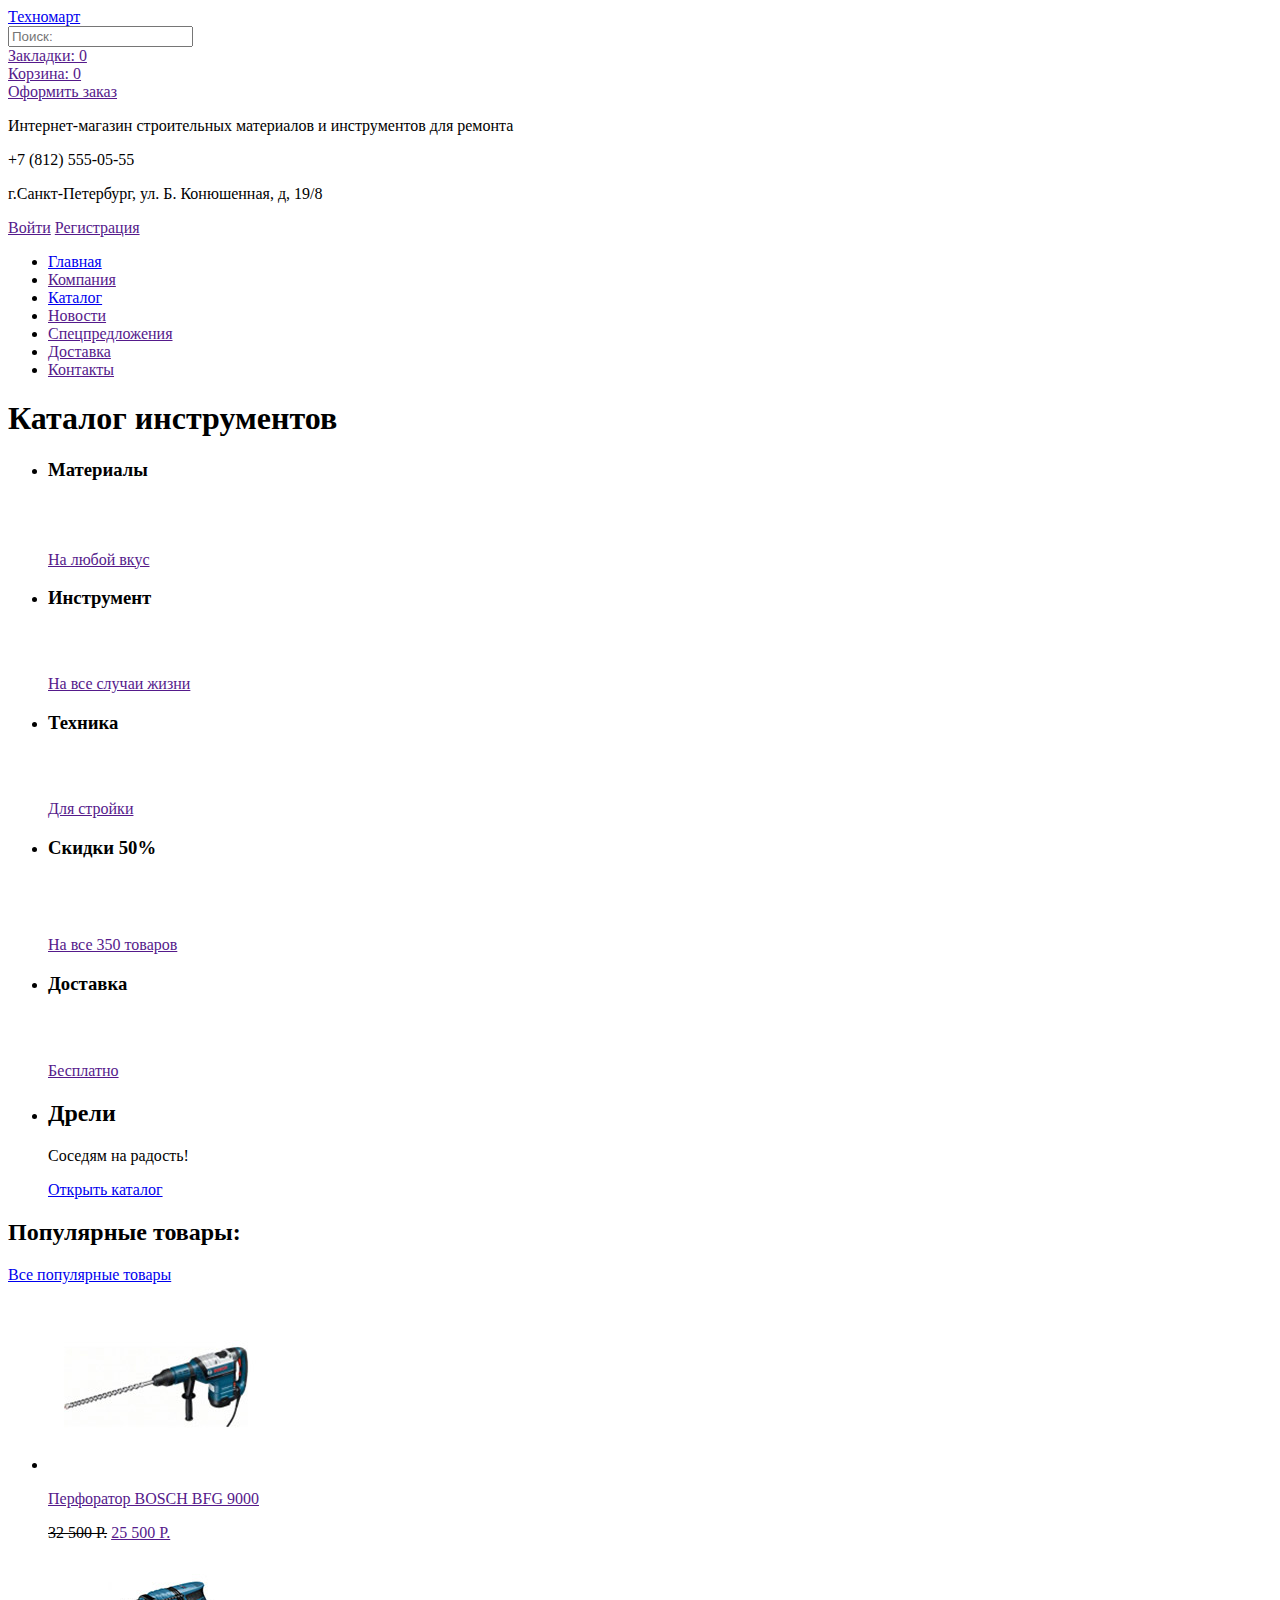
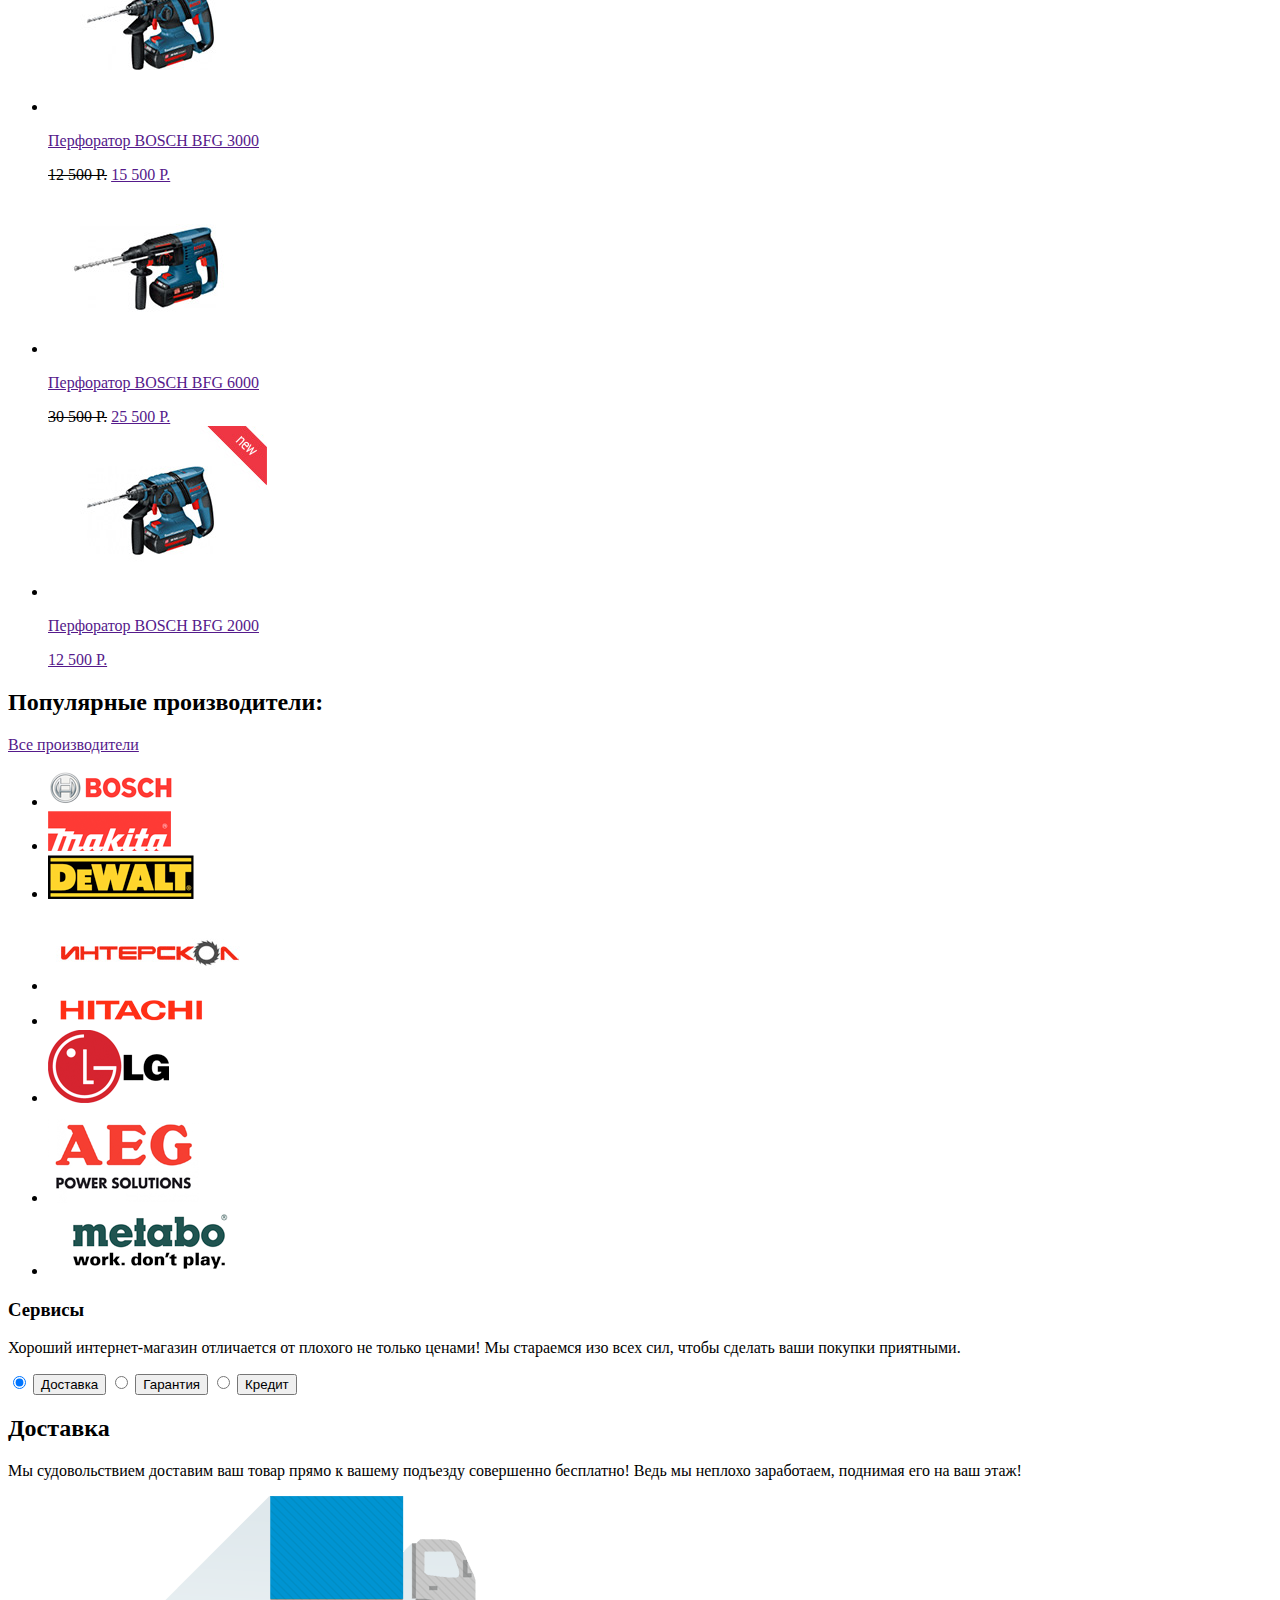
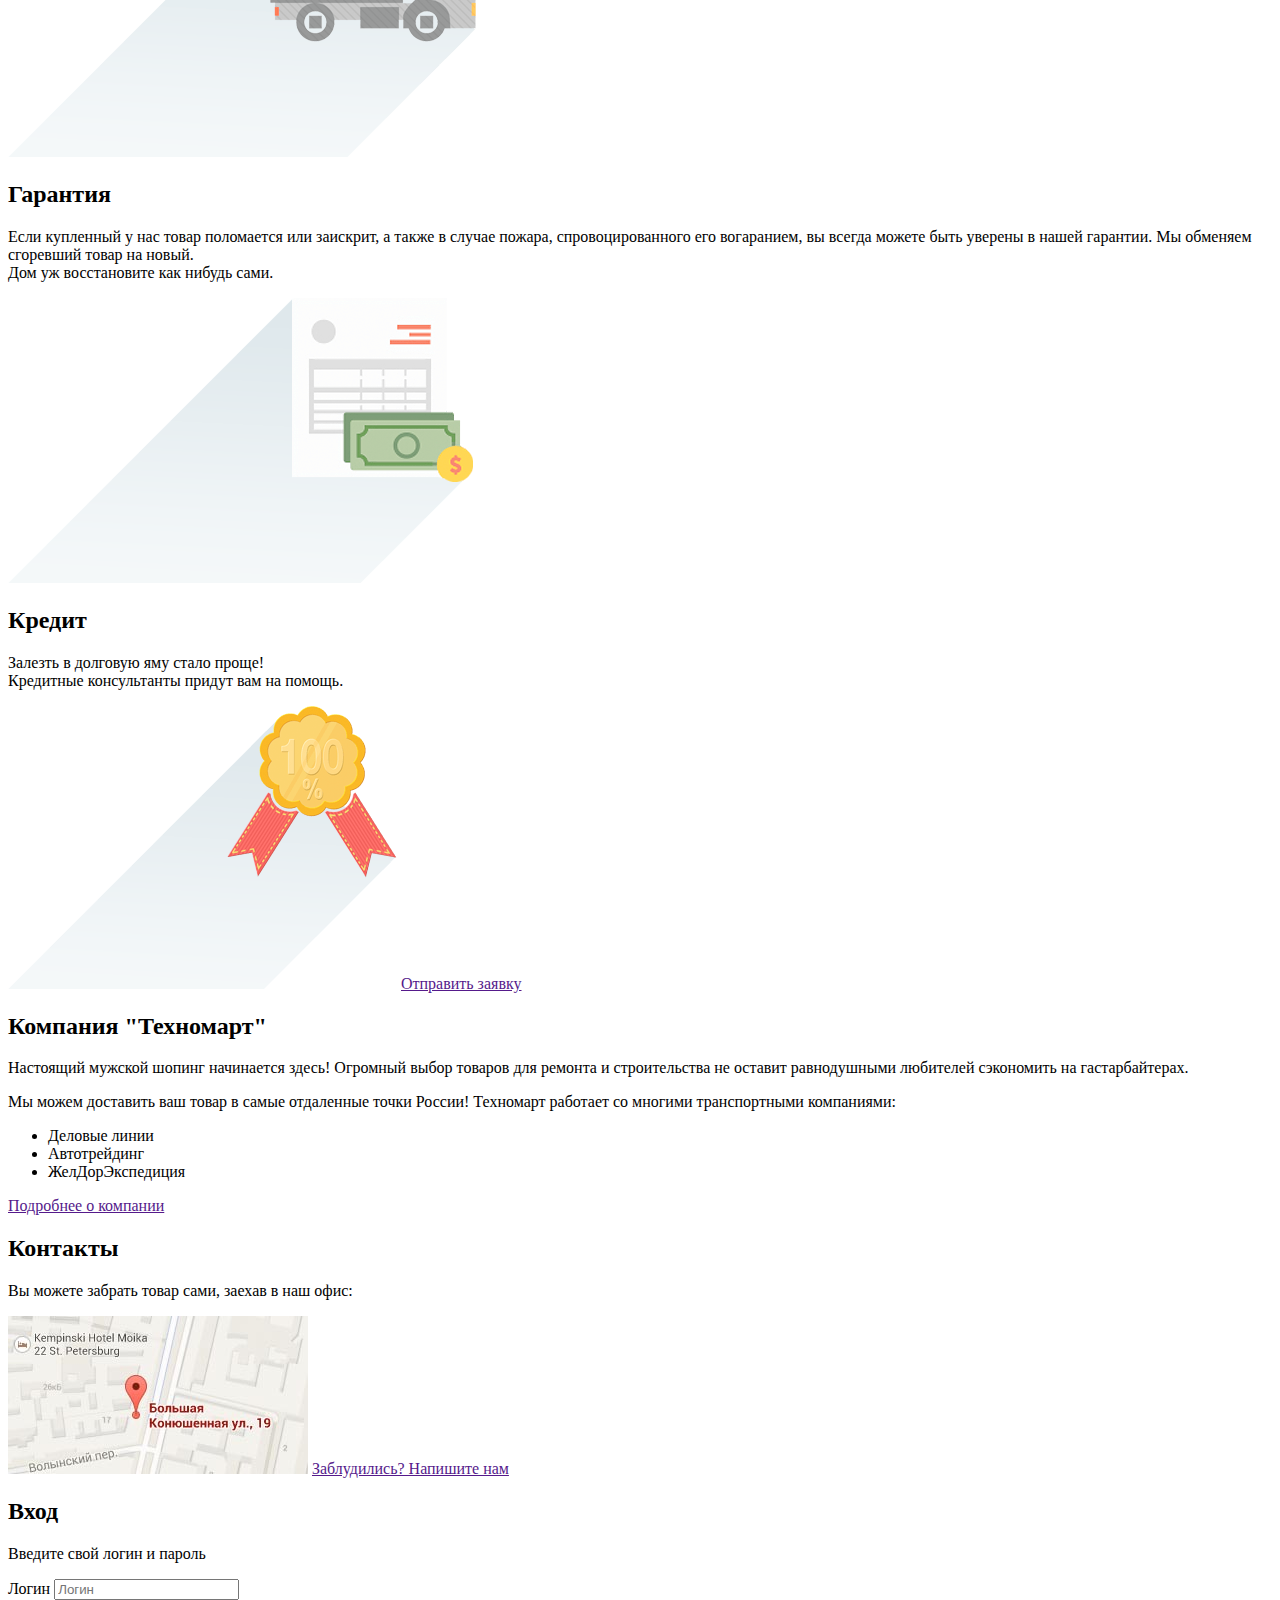
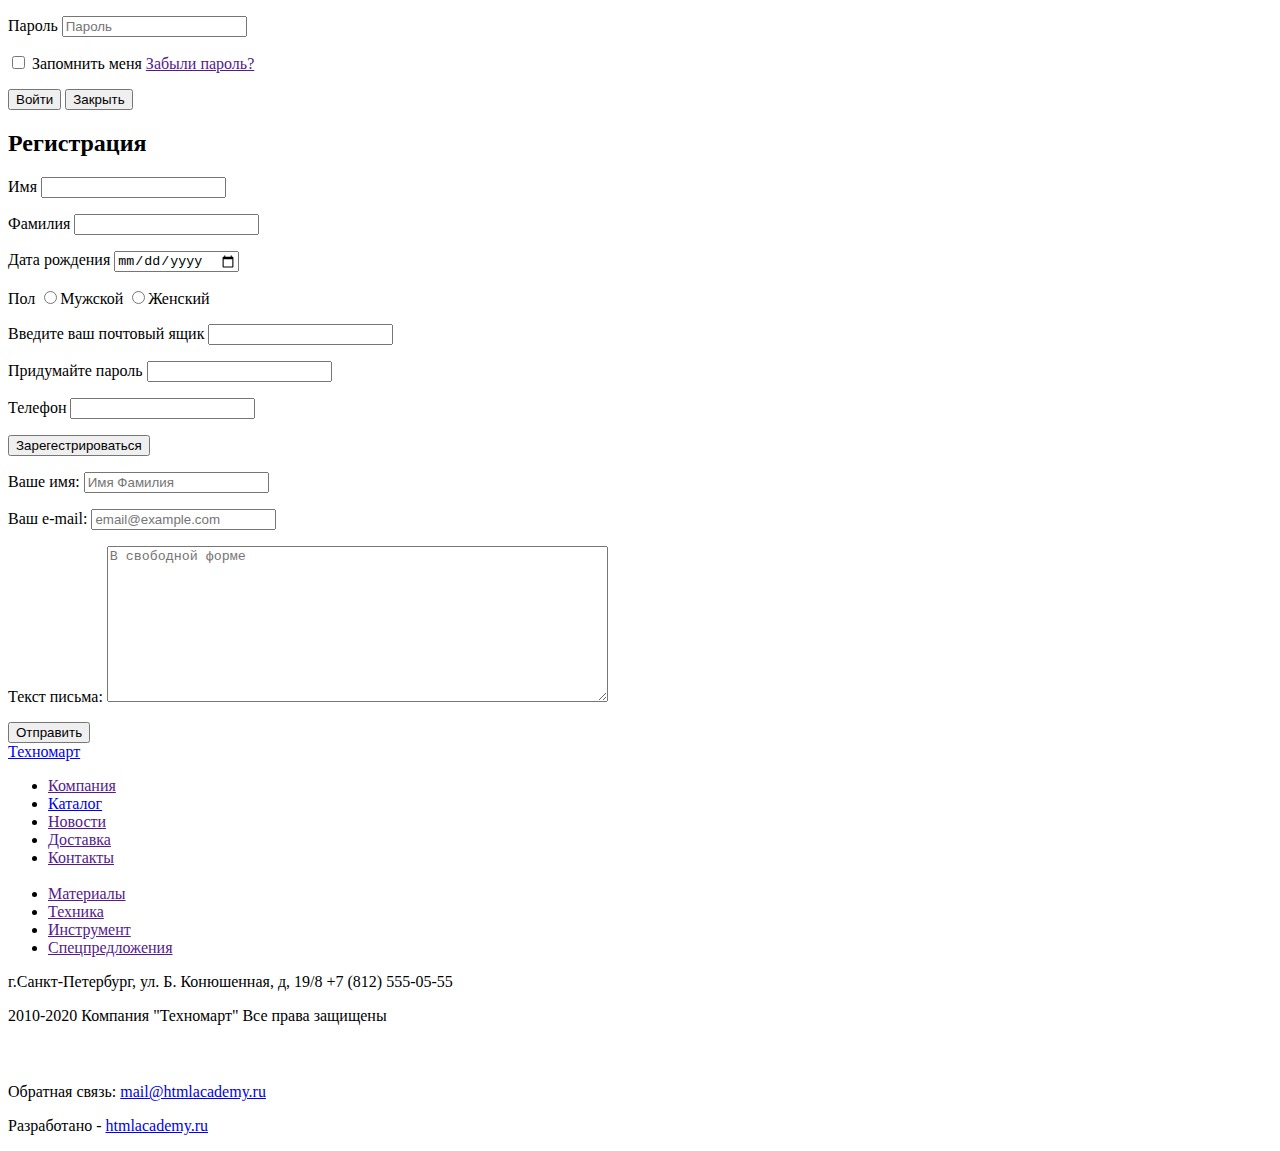
<file: техномарт/index.html>
<!DOCTYPE html>
<html lang="ru">
<head>
	<meta charset="UTF-8">
	<title>Техномарт</title>
</head>
<body>
	<header>
		<div class="begin">
			<a href="index.html">Техномарт</a>
			<form class="search" action="http://technomart.com" method="post">
				<input type="search" name="search" placeholder="Поиск:">
			</form>
			<div class="bookmarks">
				<a href="">Закладки: 0</a>
			</div>
			<div class="basket">
				<a href="">Корзина: 0</a>
			</div>
			<a href="">Оформить заказ</a>
		</div>
		<div class="address">
			<p>
				Интернет-магазин
				строительных материалов
				и инструментов для ремонта
			</p>
			<div class="telefon">+7 (812) 555-05-55</div>
			<p>г.Санкт-Петербург, ул. Б. Конюшенная, д, 19/8</p>
			<a href="">Войти</a>
			<a href="">Регистрация</a>
		</div>
		<nav>
			<ul>
				<li><a href="index.html">Главная</a></li>
				<li><a href="">Компания</a></li>
				<li><a href="catalog.html">Каталог</a></li>
				<li><a href="">Новости</a></li>
				<li><a href="">Спецпредложения</a></li>
				<li><a href="">Доставка</a></li>
				<li><a href="">Контакты</a></li>
			</ul>	
		</nav>
		</header>
		<main>
			<section>
				<h1>Каталог инструментов</h1>
				<ul>
					<li>
						<div class="catalog materials">
							<h3>Материалы</h3>
							<a href="">На любой вкус</a>
							<img src="img/icon-1.svg" alt="">
							
						</div>
					</li>
					<li>
						<div class="catalog tool">
							<h3>Инструмент</h3>
							<a href="">На все случаи жизни</a>
							<img src="img/icon-2.svg" alt="">
						</div>
					</li>
					<li>
						<div class="catalog equipment">
							<h3>Техника</h3>
							<a href="">Для стройки</a>
							<img src="img/icon-3.svg" alt="">
						</div>
					</li>
					<li>
						<div class="catalog sales">
							<h3>Скидки 50%</h3>
							<a href="">На все 350 товаров</a>
							<img src="img/icon-4.svg" alt="">
						</div>
					</li>
					<li>
						<div class="catalog delivery">
							<h3>Доставка</h3>
							<a href="">Бесплатно</a>
							<img src="img/icon-5.svg" alt="">
						</div>
					</li>
					<li>
						<div class="catalog_slide">
							<h2>Дрели</h2>
							<p>Соседям на радость!</p>
							<a href="catalog.html">Открыть каталог</a>
						</div>
					</li>
				</ul>
			</section>
			<div>
				<h2>Популярные товары:</h2>
				<a href="catalog.html">Все популярные товары</a>
			</div>
			<section>
				<ul>
					<li>
						<img src="img/Perforator_3.jpg" alt="">
						<p>
							<a href="">
								Перфоратор BOSCH
								BFG 9000
							</a>
						</p>
						<del>32 500 P.</del>
						<a href="">25 500 P.</a>
					</li>
					<li>
						<img src="img/Perforator_1.jpg" alt="">
						<p>
							<a href="">
								Перфоратор BOSCH
								BFG 3000
							</a>
						</p>
						<del>12 500 P.</del>
						<a href="">15 500 P.</a>
					</li>
					<li>
						<img src="img/Perforator_2.jpg" alt="">
						<p>
							<a href="">
								Перфоратор BOSCH
								BFG 6000
							</a>
						</p>
						<del>30 500 P.</del>
						<a href="">25 500 P.</a>
					</li>
					<li>
						<img src="img/Perforator_1_new.jpg" alt="">
						<p>
							<a href="">
								Перфоратор BOSCH
								BFG 2000
							</a>
						</p>
						<a href="">12 500 P.</a>
					</li>
				</ul>
			</section>
			<div>
				<h2>Популярные производители:</h2>
				<a href="">Все производители</a>
			</div>
			<section>
				<ul>
					<li><a href="https://www.bosch-professional.com"><img src="img/bosch.svg" alt="BOSCH"></a></li>
					<li><a href="https://maklta.com"><img src="img/Makita.svg" alt="Makita"></a></li>
					<li><a href="https://dewalt.top"><img src="img/DeWALT.svg" alt="DeWALT"></a></li>
					<li><a href="https://www.interskol.ru"><img src="img/Interskol.svg" alt="Interskol"></a></li>
					<li><a href="http://www.hitachi.com"><img src="img/Hitachi.svg" alt="Hitachi"></a></li>
					<li><a href="https://www.lg.com"><img src="img/LG.svg" alt="LG"></a></li>
					<li><a href="https://www.aeg.ua"><img src="img/AEG.svg" alt="AEG"></a></li>
					<li><a href="https://www.metabo.com"><img src="img/Metabo.svg" alt="Metabo"></a></li>
				</ul>
			</section>
			<article>
				<h3>Сервисы</h3>
				<p>Хороший интернет-магазин отличается от плохого не только ценами!
				Мы стараемся изо всех сил, чтобы сделать ваши покупки приятными.</p>
				<div class="service">
    				<input type="radio" name="delivery" id="delivery" value="" checked>
    				<label for="delivery">
    					<button type="button">Доставка</button>
    				</label>
    				<input type="radio" name="guarantee" id="guarantee" value="">
    				<label for="guarantee">
    					<button type="button">Гарантия</button>
    				</label>
    				<input type="radio" name="kredit" id="kredit" value="">
    				<label for="kredit">
    					<button type="button">Кредит</button>
    				</label>

    				<div id="content-1">
      					<h2>Доставка</h2>
						<p>Мы судовольствием доставим ваш товар прямо к вашему подъезду совершенно бесплатно! Ведь мы неплохо заработаем, поднимая его на ваш этаж!</p>
						<img src="img/del_car.png" alt="Доставка">
    				</div>
   				 	<div id="content-2">
   				 		<h2>Гарантия</h2>
      					<p>
      						Если купленный у нас товар поломается или заискрит,
							а также в случае пожара, спровоцированного его вогаранием, вы всегда можете быть уверены в нашей гарантии. Мы обменяем сгоревший товар на новый.<br>
							Дом уж восстановите как нибудь сами.
						</p>
						<img src="img/guarantee.png" alt="guarantee">
    				</div>
    				<div id="content-3">
     					<h2>Кредит</h2>
      					<p>
      						Залезть в долговую яму стало проще!<br>
							Кредитные консультанты придут вам на помощь.
						</p>
						<img src="img/kredit.png" alt="kredit"> 
						<a href="">Отправить заявку</a>
    				</div>
 				 </div>
				
				
			</article>
			<section>
				<div class="left">
					<h2>Компания "Техномарт"</h2>
					<p>
						Настоящий мужской шопинг начинается здесь! Огромный выбор товаров для ремонта и	строительства не оставит равнодушными любителей сэкономить на гастарбайтерах.
					</p>
				
					<p>
						Мы можем доставить ваш товар в самые отдаленные точки России! Техномарт работает со многими транспортными компаниями:
					</p>

					<ul>
						<li>Деловые линии</li>
						<li>Автотрейдинг</li>
						<li>ЖелДорЭкспедиция</li>
					</ul>
					
					<a href="">Подробнее о компании</a>
				</div>
				<div class="right">
					<h2>Контакты</h2>
					<p>Вы можете забрать товар сами,
					заехав в наш офис:</p>
					<img src="img/map.jpg" alt="map">
					<a href="">Заблудились? Напишите нам</a>
				</div>
			</section>
			<section>
				<h2>Вход</h2>
				<p>Введите свой логин и пароль</p>
				<form class="login" action="http://technomart.com" method="post">
					<p>
						<label for="user-login">Логин</label>
						<input id="user-login" type="email" name="login" placeholder="Логин">
					</p>
					<p>
						<label for="user-password">Пароль</label>
						<input id="user-password" type="password" name="password" placeholder="Пароль">
					</p>
					<p>
        				<label for="user-memory">
							<input id="user-memory" type="checkbox" name="memory">
							Запомнить меня
						</label>
						<a href="">Забыли пароль?</a>
					</p>
					<button type="submit">
						Войти
					</button>
					<button type="submit">
						Закрыть
					</button>
				</form>
			</section>
			<section>
				<h2>Регистрация</h2>
				<form action="http://technomart.com" method="post">
					<p>
						<label for="user-name">Имя</label>
						<input id="user-name" type="text" name="name" required>
					</p>
					<p>
						<label for="user-last-name">Фамилия</label>
						<input id="user-last-name" type="text" name="last-name" required>
					</p>
					<p>
						<label for="user-birthday">Дата рождения</label>
						<input id="user-birthday" type="date" name="birthday">
					</p>
					<p>
						<label for="user-sex">Пол</label>
							<input id="user-sex" type="radio" name="male" value="m">Мужской
							<input id="user-sex" type="radio" name="female" value="f">Женский
						
					</p>
					<p>
						<label for="user-mail">Введите ваш почтовый ящик</label>
						<input id="user-mail" type="email" name="mail" required>
					</p>
					<p>
						<label for="user-password">Придумайте пароль</label>
						<input id="user-password" type="password" name="password" required>
					</p>
					<p>
						<label for="user-phone">Телефон</label>
						<input id="user-phone" type="tel" name="phone" pattern="[0-9]{1}-[0-9]{3}-[0-9]{3}" required>
					</p>
				</form>
				<button type="submit">Зарегестрироваться</button>
			</section>
			<section>
				<form class="map-tip" action="http://technomart.com" method="post">
					<p>
						<label for="name-map">Ваше имя:</label>
						<input id="name-map" type="text" name="name" placeholder="Имя Фамилия">
					</p>
					<p>
						<label for="mail-map">Ваш e-mail:</label>
						<input id="mail-map" type="email" name="mail" placeholder="email@example.com">
					</p>
					<p>
						<label for="letter">Текст письма:</label>
						<textarea id="letter"cols="60" rows="10" name="letter" placeholder="В свободной форме"></textarea>
					</p>
					<button type="submit">Отправить</button>
				</form>
			</section>
		</main>
	<footer>
		<section>
		<a href="index.html">Техномарт</a>
		<ul>
			<li><a href="">Компания</a></li>
			<li><a href="catalog.html">Каталог</a></li>
			<li><a href="">Новости</a></li>
			<li><a href="">Доставка</a></li>
			<li><a href="">Контакты</a></li><br>
			<li><a href="">Материалы</a></li>
			<li><a href="">Техника</a></li>
			<li><a href="">Инструмент</a></li>
			<li><a href="">Спецпредложения</a></li>
		</ul>
		<p>г.Санкт-Петербург, ул. Б. Конюшенная, д, 19/8	
		+7 (812) 555-05-55</p>
		</section>
		<section>
			<div class="fleft">
				<p>
					2010-2020 Компания "Техномарт"
					Все права защищены
				</p>
			</div>
			<div class="fcenter">
				<a href="https://vk.com"><img src="img/vk-icon.png" alt="vk"></a>
				<a href="https://www.facebook.com/"><img src="img/fb-icon.png" alt="facebook"></a>
				<a href="https://www.instagram.com"><img src="img/insta-icon.png" alt="instagram"></a>
			</div>
			<div class="fright">
				<p>
					Обратная связь:
					<a href="mailto:mail@htmlacademy.ru">mail@htmlacademy.ru</a>
				</p>
				<p>
					Разработано -
					<a href="https://htmlacademy.ru/">htmlacademy.ru</a>
				</p>
			</div>
		</section>

	</footer>
</body>
</html>
</file>
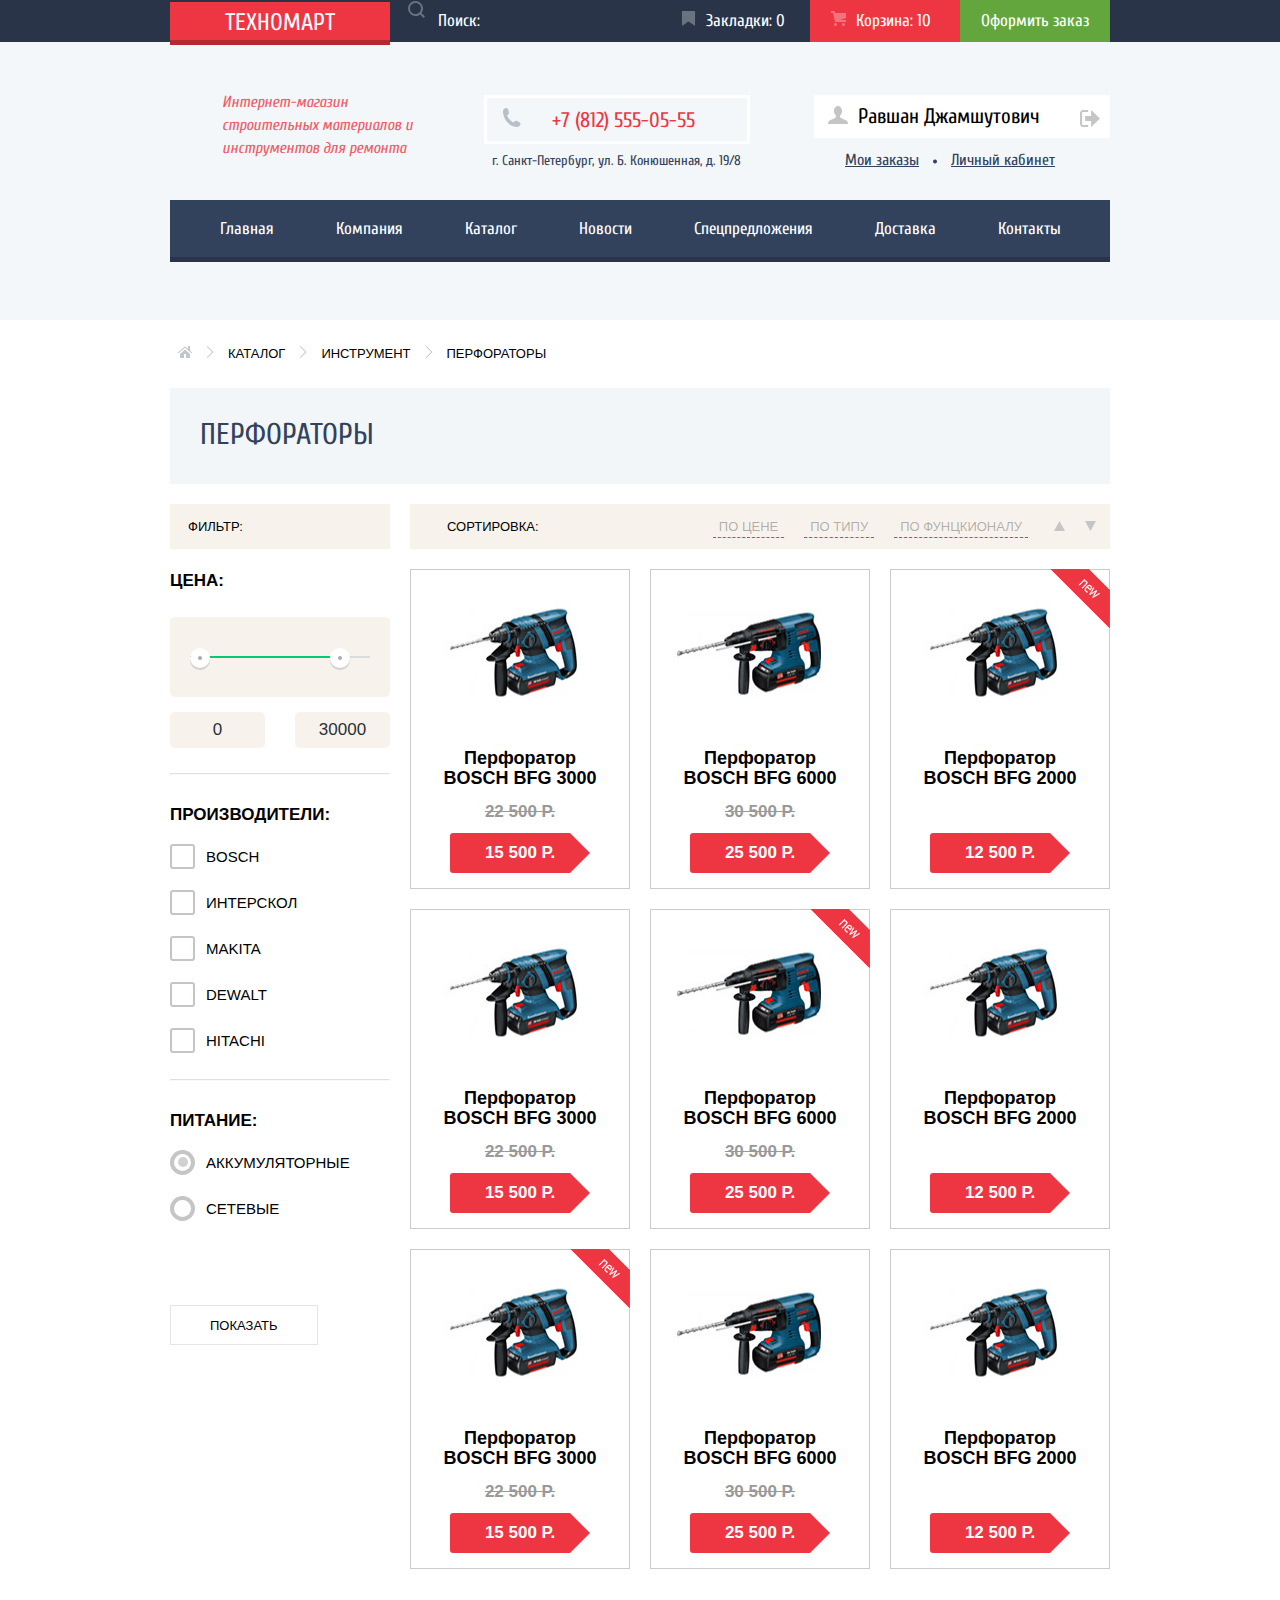
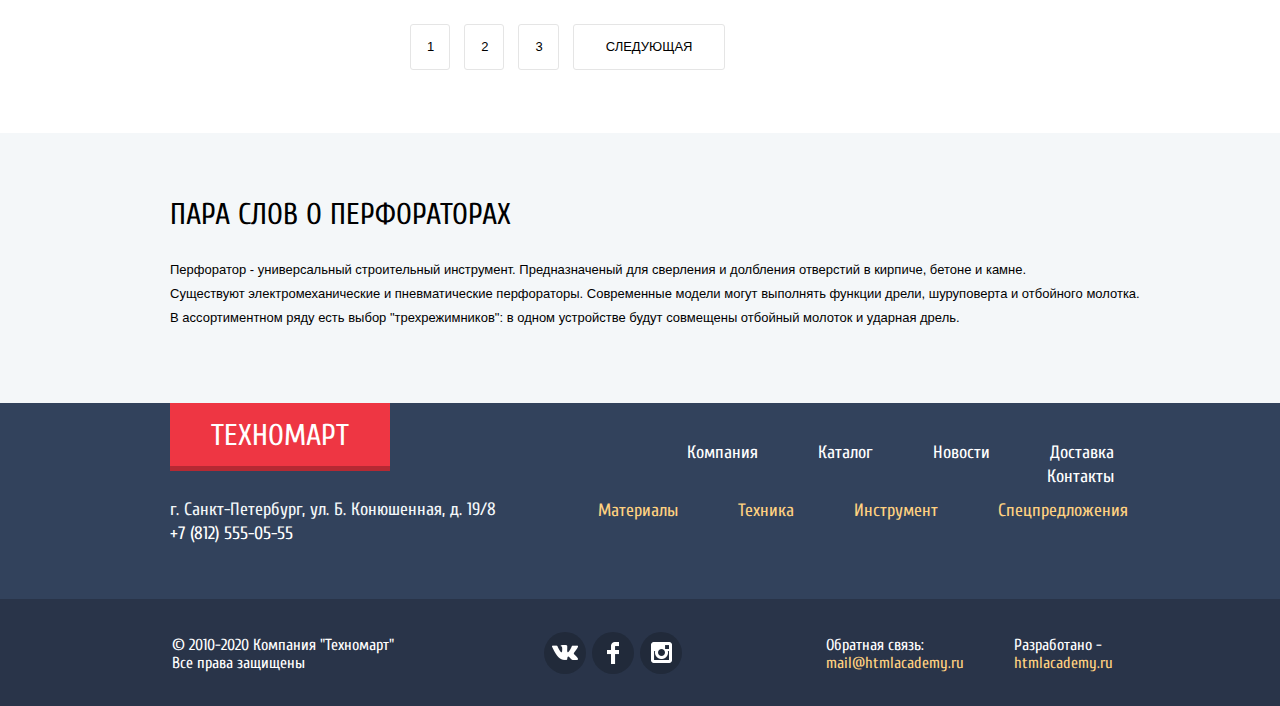
<file: catalog.html>
<!DOCTYPE html>
<html lang="ru">
<head>
	<meta charset="UTF-8">
	<title>Каталог</title>
	<link href="https://fonts.googleapis.com/css?family=PT+Sans:400,700&display=swap&subset=cyrillic" rel="stylesheet">
	<link href="https://fonts.googleapis.com/css?family=Cuprum:400,400i,700&display=swap&subset=cyrillic" rel="stylesheet">
	<link rel="stylesheet" href="css/normalize.css">
	<link rel="stylesheet" href="css/style.css">
</head>
<body>
	<header>
		<div class="navigation">
			<div class="navigation-container">
				<a class="logo" href="index.html">Техномарт</a>
				<form class="search" action="http://technimart.com" method="post">
					<button type="submit">
						<svg xmlns="http://www.w3.org/2000/svg" width="17" height="17" viewBox="0 0 17 17"><path fill="#ffffff" d="M17 15.586l-3.542-3.542A7.465 7.465 0 0 0 15 7.5 7.5 7.5 0 1 0 7.5 15c1.71 0 3.282-.579 4.544-1.542L15.586 17 17 15.586zM2 7.5C2 4.467 4.467 2 7.5 2 10.532 2 13 4.467 13 7.5c0 3.032-2.468 5.5-5.5 5.5A5.506 5.506 0 0 1 2 7.5z"/></svg>
					</button>
					<input type="search" name="search" placeholder="Поиск:">
				</form>
				<div class="bookmarks">
					<a class="top-buttons" href=""><svg xmlns="http://www.w3.org/2000/svg" width="14" height="16" viewBox="0 0 14 16"><path fill="#ffffff" d="M14 15c0 .55-.368.741-.818.426l-5.363-3.765c-.45-.315-1.187-.315-1.637 0L.818 15.426C.368 15.741 0 15.55 0 15V1c0-.55.45-1 1-1h12c.55 0 1 .45 1 1v14z"/></svg>Закладки: 0</a>
				</div>
				<div class="red-basket">
					<a href="top-buttons"><svg xmlns="http://www.w3.org/2000/svg" width="15" height="15" viewBox="0 0 15 15"><circle fill="#ffffff" cx="4.5" cy="13.5" r="1.5"/><circle fill="#ffffff" cx="12.5" cy="13.5" r="1.5"/><path fill="#ffffff" d="M15 2H4.07l-.422-2H0v2h2.031l1.985 9H15V9H9.441L15 6.951z"/></svg>Корзина: 10</a>
				</div>
				<a class="order-btn" href="">Оформить заказ</a>
			</div>
		</div>

		<div class="data">
			<p>
				Интернет-магазин
				строительных материалов
				и инструментов для ремонта
			</p>
			<div class="direction">
            		<a class="phone" href="tel:+78125550555"><img src="img/icon-phone.svg" alt="phone">+7 (812) 555-05-55</a>
            		<address>г. Санкт-Петербург, ул. Б. Конюшенная, д. 19/8</address>
        	</div>
        	<div class="enter-container">
        		<div class="login">
					<a class="login-name" href=""><svg xmlns="http://www.w3.org/2000/svg" width="20" height="18" viewBox="0 0 20 18"><path fill="#c5c5c5" d="M17.881 14.166c-2.144-.735-4.256-1.666-5.207-2.39-.657-.501-.77-1.618-.517-2.415 1.118-.903 1.864-2.477 1.864-4.278C14.021 2.276 12.221 0 10 0S5.979 2.276 5.979 5.083c0 1.801.746 3.374 1.863 4.277.253.798.141 1.915-.517 2.416-.95.724-3.063 1.654-5.207 2.39S0 18 0 18h20s.025-3.099-2.119-3.834z"/></svg>Равшан Джамшутович</a><a class="login-name" href=""><svg xmlns="http://www.w3.org/2000/svg" width="21" height="17" viewBox="0 0 21 17"><g fill="#c5c5c5"><path fill="#c5c5c5" d="M21 8.5L12.125 0v6h-6v5h6v6z"/><path fill="#c5c5c5" d="M3.106 13.952V3.048c.018-.376.171-1.057 1.01-1.057h5.027V0H4.116C1.938 0 1.112 1.81 1.087 3.027v10.946C1.112 15.189 1.938 17 4.116 17h5.027v-1.99H4.116c-.839 0-.992-.683-1.01-1.058z"/></g></svg></a>
				</div>
				<div class="cabinet">
					<a class="my-orders" href="">Мои заказы</a>
					<span class="point"><img src="img/point.png" alt="point"></span>
					<a class="my-office" href="">Личный кабинет</a>
				</div>
			</div>
		</div>
		<nav>
			<ul>
				<li><a href="index.html">Главная</a></li>
				<li><a href="">Компания</a></li>
				<li><a href="#">Каталог</a></li>
				<li><a href="">Новости</a></li>
				<li><a href="">Спецпредложения</a></li>
				<li><a href="">Доставка</a></li>
				<li><a href="">Контакты</a></li>
			</ul>	
		</nav>
		</header>
		<main>
			<div class="scroll">
				<h1 class="visually-hidden">Каталог перфораторов</h1>
				<ul>
					<li><a href="index.html"><img src="img/icon-home.svg" alt="Home"></a></li>
					<li><img src="img/icon-right-small.svg" alt="arrow"></li>
					<li><a href="">Каталог</a></li>
					<li><img src="img/icon-right-small.svg" alt="arrow"></li>
					<li><a href="">Инструмент</a></li>
					<li><img src="img/icon-right-small.svg" alt="arrow"></li>
					<li><a>Перфораторы</a></li>
				</ul>
			</div>
			<h2 class="main-name">Перфораторы</h2>
			<section class="options">
				<div class="lists">
					<h4>Фильтр:</h4>
					<form method="get" action="https://echo.htmlacademy.ru">
    					<fieldset class="filter-item">
    					  <legend>Цена:</legend>
    					  <div class="range-filter">
    					    <div class="range-controls">
    					      <div class="scale">
    					        <div class="bar" style="margin-left: 0%; width: 85%"></div>
    					      </div>
    					      <div class="toggle toggle-min"></div>
    					      <div class="toggle toggle-max"></div>
    					    </div>
    					    <div class="price-controls">
    					      <label class="min-price"><input name="min-price" type="number" value="0"></label>
    					      <p>—</p>
    					      <label class="max-price"><input name="max-price" type="number" value="30000"></label>
    					    </div>
    					  </div>
    					</fieldset>

 					<hr class="h-line">
					<fieldset class="manufactur">
						<legend>Производители:</legend>
						<ul>
							<li>
								<input id="li-bo" type="checkbox" name="firma1">
								<label for="li-bo">Bosch</label>
							</li>
							<li>
								<input id="li-in" type="checkbox" name="firma2">
								<label for="li-in">Интерскол</label>
							</li>
							<li>
								<input id="li-ma" type="checkbox" name="firma3">
								<label for="li-ma">Makita</label>
							</li>
							<li>
								<input id="li-de" type="checkbox" name="firma4">
								<label for="li-de">DeWalt</label>
							</li>
							<li>
								<input id="li-hi" type="checkbox" name="firma5">
								<label for="li-hi">Hitachi</label>
							</li>
						</ul>
					</fieldset>
					<hr class="h-line">
					<fieldset class="power">
						<legend>Питание:</legend>
						<ul>
							<li>
								<input id="radio-akk" type="radio" name="power" value="akk" checked>
								<label for="radio-akk">Аккумуляторные</label>
							</li>
							<li>
								<input id="radio-net" type="radio" name="power" value="net">
								<label for="radio-net">Сетевые</label>
							</li>
						</ul>	
						<button type="submit">Показать</button>
					</fieldset>
					</form>
				</div>
				<div class="main-catalog">
					<div class="sorting">
						<h4>Сортировка:</h4>
						<ul>
							<li><button type="button">По цене</button></li>
							<li><button type="button">По типу</button></li>
							<li><button type="button">По фунцкионалу</button></li>
							<li><button class="sort-btn up" type="button"><svg xmlns="http://www.w3.org/2000/svg" width="11" height="10" viewBox="0 0 11 10"><path d="M5.5 0L0 10h11z"/></svg></button></li>
							<li><button class="sort-btn down" type="button"><svg xmlns="http://www.w3.org/2000/svg" width="11" height="10" viewBox="0 0 11 10"><path d="M5.5 10L0 0h11"/></svg></button></li>
						</ul>
					</div>
					<div class="main-list">
						<div class="catalog-items-container">
				      		<div class="catalog-item-container">
						        <div class="actions">
						          	<a href="#" class="buy">
						          		<svg xmlns="http://www.w3.org/2000/svg" width="15" height="15" viewBox="0 0 15 15"><circle fill="#ffffff" cx="4.5" cy="13.5" r="1.5"/><circle fill="#ffffff" cx="12.5" cy="13.5" r="1.5"/><path fill="#ffffff" d="M15 2H4.07l-.422-2H0v2h2.031l1.985 9H15V9H9.441L15 6.951z"/></svg>
									Купить
									</a>
						          <a href="#" class="bookmark">В закладки</a>
						        </div>
						        <div class="image"><img width="218" height="168" src="img/Perforator_1.jpg" alt="product2"></div>
						        <p>Перфоратор BOSCH BFG 3000</p>
						        <div class="discount">22 500 Р.</div>
						        <div class="price">15 500 Р.</div>
				      		</div>
				      		<div class="catalog-item-container">
					       		<div class="actions">
						          	<a href="#" class="buy">
						          		<svg xmlns="http://www.w3.org/2000/svg" width="15" height="15" viewBox="0 0 15 15"><circle fill="#ffffff" cx="4.5" cy="13.5" r="1.5"/><circle fill="#ffffff" cx="12.5" cy="13.5" r="1.5"/><path fill="#ffffff" d="M15 2H4.07l-.422-2H0v2h2.031l1.985 9H15V9H9.441L15 6.951z"/></svg>
										Купить
									</a>
					          		<a href="#" class="bookmark">В закладки</a>
					        	</div>
							    <div class="image"><img width="218" height="168" src="img/Perforator_2.jpg" alt="product3"></div>
							    <p>Перфоратор BOSCH BFG 6000</p>
							    <div class="discount">30 500 Р.</div>
							    <div class="price">25 500 Р.</div>
					    	</div>
						    <div class="catalog-item-container">
							   	<div class="flag flag-new">новинка</div>
							    <div class="actions">
							       	<a href="#" class="buy">
							       		<svg xmlns="http://www.w3.org/2000/svg" width="15" height="15" viewBox="0 0 15 15"><circle fill="#ffffff" cx="4.5" cy="13.5" r="1.5"/><circle fill="#ffffff" cx="12.5" cy="13.5" r="1.5"/><path fill="#ffffff" d="M15 2H4.07l-.422-2H0v2h2.031l1.985 9H15V9H9.441L15 6.951z"/></svg>
										Купить
									</a>
							       	<a href="#" class="bookmark">В закладки</a>
							    </div>
							    <div class="image"><img width="218" height="168" src="img/Perforator_1.jpg" alt="product4"></div>
							    <p>Перфоратор BOSCH BFG 2000</p>
							    <div class="discount"></div>
							    <div class="price">12 500 Р.</div>
						    </div>
						    <div class="catalog-item-container">
							    <div class="actions">
							       	<a href="#" class="buy">
								       	<svg xmlns="http://www.w3.org/2000/svg" width="15" height="15" viewBox="0 0 15 15"><circle fill="#ffffff" cx="4.5" cy="13.5" r="1.5"/><circle fill="#ffffff" cx="12.5" cy="13.5" r="1.5"/><path fill="#ffffff" d="M15 2H4.07l-.422-2H0v2h2.031l1.985 9H15V9H9.441L15 6.951z"/></svg>
										Купить
									</a>
								    <a href="#" class="bookmark">В закладки</a>
							   	</div>
							   	<div class="image"><img width="218" height="168" src="img/Perforator_1.jpg" alt="product2"></div>
							   	<p>Перфоратор BOSCH BFG 3000</p>
							   	<div class="discount">22 500 Р.</div>
							   	<div class="price">15 500 Р.</div>
						    </div>
						    <div class="catalog-item-container">
						    	<div class="flag flag-new">новинка</div>
							    <div class="actions">
							       	<a href="#" class="buy">
							       		<svg xmlns="http://www.w3.org/2000/svg" width="15" height="15" viewBox="0 0 15 15"><circle fill="#ffffff" cx="4.5" cy="13.5" r="1.5"/><circle fill="#ffffff" cx="12.5" cy="13.5" r="1.5"/><path fill="#ffffff" d="M15 2H4.07l-.422-2H0v2h2.031l1.985 9H15V9H9.441L15 6.951z"/></svg>
										Купить
									</a>
							       	<a href="#" class="bookmark">В закладки</a>
							    </div>
							    <div class="image"><img width="218" height="168" src="img/Perforator_2.jpg" alt="product3"></div>
							    <p>Перфоратор BOSCH BFG 6000</p>
							    <div class="discount">30 500 Р.</div>
							    <div class="price">25 500 Р.</div>
							</div>
						    <div class="catalog-item-container">
							    <div class="actions">
							       	<a href="#" class="buy">
							       		<svg xmlns="http://www.w3.org/2000/svg" width="15" height="15" viewBox="0 0 15 15"><circle fill="#ffffff" cx="4.5" cy="13.5" r="1.5"/><circle fill="#ffffff" cx="12.5" cy="13.5" r="1.5"/><path fill="#ffffff" d="M15 2H4.07l-.422-2H0v2h2.031l1.985 9H15V9H9.441L15 6.951z"/></svg>
										Купить
									</a>
							    	<a href="#" class="bookmark">В закладки</a>
							    </div>
							    <div class="image"><img width="218" height="168" src="img/Perforator_1.jpg" alt="product4"></div>
							    <p>Перфоратор BOSCH BFG 2000</p>
							    <div class="discount"></div>
							    <div class="price">12 500 Р.</div>
						    </div>
						   	<div class="catalog-item-container">
						   		<div class="flag flag-new">новинка</div>
							    <div class="actions">
							       	<a href="#" class="buy">
							       		<svg xmlns="http://www.w3.org/2000/svg" width="15" height="15" viewBox="0 0 15 15"><circle fill="#ffffff" cx="4.5" cy="13.5" r="1.5"/><circle fill="#ffffff" cx="12.5" cy="13.5" r="1.5"/><path fill="#ffffff" d="M15 2H4.07l-.422-2H0v2h2.031l1.985 9H15V9H9.441L15 6.951z"/></svg>
										Купить
									</a>
							       <a href="#" class="bookmark">В закладки</a>
							    </div>
							    <div class="image"><img width="218" height="168" src="img/Perforator_1.jpg" alt="product2"></div>
							    <p>Перфоратор BOSCH BFG 3000</p>
							    <div class="discount">22 500 Р.</div>
							    <div class="price">15 500 Р.</div>
						    </div>
						    <div class="catalog-item-container">
							    <div class="actions">
							       	<a href="#" class="buy">
							       		<svg xmlns="http://www.w3.org/2000/svg" width="15" height="15" viewBox="0 0 15 15"><circle fill="#ffffff" cx="4.5" cy="13.5" r="1.5"/><circle fill="#ffffff" cx="12.5" cy="13.5" r="1.5"/><path fill="#ffffff" d="M15 2H4.07l-.422-2H0v2h2.031l1.985 9H15V9H9.441L15 6.951z"/></svg>
										Купить
									</a>
							       <a href="#" class="bookmark">В закладки</a>
							    </div>
							    <div class="image"><img width="218" height="168" src="img/Perforator_2.jpg" alt="product3"></div>
							    <p>Перфоратор BOSCH BFG 6000</p>
							    <div class="discount">30 500 Р.</div>
							    <div class="price">25 500 Р.</div>
							 </div>
						    <div class="catalog-item-container">
							    <div class="actions">
							       	<a href="#" class="buy">
							       		<svg xmlns="http://www.w3.org/2000/svg" width="15" height="15" viewBox="0 0 15 15"><circle fill="#ffffff" cx="4.5" cy="13.5" r="1.5"/><circle fill="#ffffff" cx="12.5" cy="13.5" r="1.5"/><path fill="#ffffff" d="M15 2H4.07l-.422-2H0v2h2.031l1.985 9H15V9H9.441L15 6.951z"/></svg>
										Купить
									</a>
							       <a href="#" class="bookmark">В закладки</a>
							    </div>
							    <div class="image"><img width="218" height="168" src="img/Perforator_1.jpg" alt="product4"></div>
							    <p>Перфоратор BOSCH BFG 2000</p>
							    <div class="discount"></div>
							    <div class="price">12 500 Р.</div>
				    		</div>
				    	</div>
				    	
					</div>	
					<div class="pages">
							<ul>
								<li><a href="">1</a></li>
								<li><a href="">2</a></li>
								<li><a href="">3</a></li>
								<li><a class="next" href="">Следующая</a></li>
							</ul>
						</div>
				</div>
			</section>
			<article>
				<div class="about">
					<h2>Пара слов о перфораторах</h2>
					<p>
						Перфоратор - универсальный строительный инструмент. Предназначеный для сверления и долбления отверстий в кирпиче, бетоне и камне.<br>
						Существуют электромеханические и пневматические перфораторы. Современные модели могут выполнять функции дрели, шуруповерта и отбойного молотка.<br>
						В ассортиментном ряду есть выбор "трехрежимников": в одном устройстве будут совмещены отбойный молоток и ударная дрель.
					</p>
				</div>
			</article>
		</main>
	<footer>
		<section class="ending">
			<h2 class="visually-hidden">Окончание</h2>
			<div class="footer-up">
				<div class="footer-up-left">
					<a class="f-logo" href="index.html">Техномарт</a>
					<div class="f-telephone">
		            	<address>г. Санкт-Петербург, ул. Б. Конюшенная, д. 19/8</address>
		            	<a class="f-phone" href="tel:+78125550555">+7 (812) 555-05-55</a>
		        	</div>
	        	</div>
	        	<div class="footer-up-right">
	        		<nav>
					<ul>
						<li><a href="">Компания</a></li>
						<li><a href="catalog.html">Каталог</a></li>
						<li><a href="">Новости</a></li>
						<li><a href="">Доставка</a></li>
						<li><a href="">Контакты</a></li>
					</ul>
					</nav>
					<nav>
					<ul class="color">
						<li><a href="">Материалы</a></li>
						<li><a href="">Техника</a></li>
						<li><a href="">Инструмент</a></li>
						<li><a href="">Спецпредложения</a></li>
					</ul>
					</nav>
				</div>
			</div>
		</section>
		<section class="links">
			<h2 class="visually-hidden">Ссылки</h2>
			<div class="f-links">
				<div class="f-left">
					<p>
						© 2010-2020 Компания "Техномарт"
						Все права защищены
					</p>
				</div>
				<div class="f-center">
					<a href="https://vk.com"><img src="img/vk-icon.png" width="26" height="15" alt="vk"></a>
					<a href="https://www.facebook.com/"><img src="img/fb-icon.png" width="12" height="22" alt="facebook"></a>
					<a href="https://www.instagram.com"><img src="img/insta-icon.png" alt="instagram"></a>
				</div>
				<div class="f-right">
					<p>
						Обратная связь:
						<a href="mailto:mail@htmlacademy.ru">mail@htmlacademy.ru</a>
					</p>
					<p>
						Разработано -
						<a href="https://htmlacademy.ru/">htmlacademy.ru</a>
					</p>
				</div>
			</div>
		</section>
	</footer>
	<section class="popup-basket">
		<h2 class="visually-hidden">Добавлено в корзину!</h2>
		<div class="popup-catalog">
			<div class="form-basket">
				<svg xmlns="http://www.w3.org/2000/svg" xmlns:xlink="http://www.w3.org/1999/xlink" width="66" height="66" viewBox="0 0 66 66">
  					<image id="form-1" width="66" height="66" xlink:href="[data-uri]"/>
				</svg>
				<p>Товар добавлен в корзину!</p>
				<button class="modal-close" type="button">
    				<span class="visually-hidden">Закрыть</span>
  				</button>
			</div>
			<div class="buttons-order">
				<a href="">Оформить заказ</a>
				<button type="button">Продолжить покупки</button>
			</div>
		</div>
	</section>

	<script>
		var mapLink = document.querySelector(".buy");

		var mapPopup = document.querySelector(".modal-map");
		var mapClose = mapPopup.querySelector(".modal-close");
  
		mapLink.addEventListener("click", function (evt) {
		  evt.preventDefault();
		  mapPopup.classList.add("modal-show");
		});

		mapClose.addEventListener("click", function (evt) {
		  evt.preventDefault();
		  mapPopup.classList.remove("modal-show");
		});

		window.addEventListener("keydown", function (evt) {
		  if (evt.keyCode === 27) {
		    if (mapPopup.classList.contains("modal-show")) {
		      evt.preventDefault();
		      mapPopup.classList.remove("modal-show");
		    }
		  }
		});
	</script>
</body>
</html>
</file>
<file: css/style.css>
body {
	margin: 0;
	padding: 0;

	font-family: "Cuprum", "PT Sans", Arial, sans-serif;
	font-size: 14px;
	line-height: 24px;
	color: #000000;
}

a, button {
	cursor: pointer;
	text-decoration: none;
}

.visually-hidden {
  position: absolute;
  clip: rect(0 0 0 0);
  width: 1px;
  height: 1px;
  margin: -1px;
}

.navigation {
	display: flex;
	align-items: center;
	justify-content: center;
	

	width: 100%;
	height: 42px;

	font-size: 17px;
	line-height: 20px;
	color: #ffffff;
	
	background-color: #293449;
}

.navigation-container {
	display: flex;
	align-items: center;
	justify-content: center;
	width: 940px;
	margin: 0 auto;
}

.logo {
	width: 220px;
	padding: 11px 0 7px 0;

	font-size: 24px;
	color: #ffffff;
	text-align: center;
	text-transform: uppercase;

	background-color: #ee3643;
	box-shadow: 0 5px 0 0 #b52933;	
}

.logo:hover,
.logo:focus {
	background-color: #ca2c37;
	box-shadow: 0 5px 0 0 #9a212a;
}

.logo:active {
	background-color: #ba2732;
	box-shadow: 0 5px 0 0 #8e1e26;
}

.navigation form {
	display: flex;
	width: 270px;
}

.navigation input[type=search] {
	display: flex;
	width: 222px;
    padding: 12px 0px 12px 0px;

    font-size: 17px;
    line-height: 18px;
    font-weight: 400;
    font-style: normal;
    font-family: "Cuprum","Arial",sans-serif;
    color: #fff;

    box-sizing: border-box;
    background-color: #293449;
    border: none;
}

.navigation input[type="search"]::-webkit-input-placeholder {
    color: #fff;
} 
.navigation input[type="search"]::-moz-placeholder {
    color: #fff;
}

.navigation button {
	padding-right: 10px; 
	display: flex;
	border: 0;
	background-color: #293449;
}

.navigation svg {
	padding-left: 12px;
	padding-right: 3px; 

	opacity: 0.3;
}

.navigation form:hover input,
.navigation form:hover button {
	background-color: #212a3a;
}

.navigation input:focus,
.navigation button:focus {
	background-color: #fff;
}

.navigation button:hover svg,
.navigation button:focus svg {
	opacity: 1;
}

.bookmarks,
.basket,
.red-basket {
	width: 150px;
}

.bookmarks a {
	padding: 13px 25px 12px 11px;

	color: #fff;
}

.basket a {
	padding: 13px 33px 12px 11px;

	color: #ffffff;
}

.red-basket a {
	width: 150px;
	padding: 13px 29px 12px 11px;

	color: #ffffff;

	background-color: #ee3643;
}

.top-buttons {
	font-family: "Cuprum", Arial, sans-serif;
	font-size: 17px;
	line-height: 18px;
	text-align: left;
	color: #ffffff;
}

.top-buttons svg,
.basket svg,
.red-basket svg {
	padding: 0px 10px;
	width: 15px;
  	height: 15px;
  	
	opacity: 0.3;
}

.top-buttons:hover svg,
.basket:hover svg,
.red-basket:hover svg {
	opacity: 1;
}

.top-buttons:active svg,
.basket:active svg,
.red-basket:active svg {
	opacity: 0.3;
}

.red-basket a:hover,
.red-basket a:focus {
	background-color: #ca2c37;
}

.red-basket a:active {
	background-color: #ba2732;
}

.top-buttons:hover,
.top-buttons:focus,
.basket a:hover,
.basket a:focus {
	background-color: #212a3a;
}

.top-buttons:active,
.basket a:active {
	background-color: #161d29;
	color: rgba(255, 255, 255, 0.6);
}

.order-btn {
	width: 150px;
	padding: 12px 0px 12px 0px;

	font-family: "Cuprum", Arial, sans-serif;
	font-size: 17px;
	line-height: 18px;
	text-align: center;
	color: #ffffff;

	background-color: #63a63e;
}

.order-btn:hover,
.order-btn:focus {
	background-color: #5fbb2d;
}

.order-btn:active {
	background-color: #518534;
	color: rgba(255, 255, 255, 0.6);
}

header {
	min-height: 320px;

	background-color: #f4f7f9;
}

.data {
	display: flex;
	align-items: center;
	justify-content: space-between;
	width: 940px;
	margin: 0 auto;
}

.data p {
	width: 197px;
    margin: 49px 0 40px 52px;

    font-size: 16px;
    line-height: 23px;
    font-weight: 400;
    font-style: italic;
    font-family: "Cuprum","Arial",sans-serif;
    color: #ef5c67;
}

.phone {
	padding: 10px 52px 10px 0px;
	margin-top: 25px;
	display: block;

	font-size: 21px;
	font-family: "Cuprum", Arial, sans-serif;
	line-height: 21px;
	color: #ee3643;

	border: 3px solid #ffffff;
}

.phone img {
	padding: 0px 31px 0px 15px;
}

.direction address {
	margin-top: 5px;

	font-family: "Cuprum", Arial, sans-serif;
	font-size: 14px;
	line-height: 24px;
	font-style: normal;
	text-align: center;
	color: #32425c;
}

.enter {
	padding: 12px 27px 12px 16px; 
}

.enter svg,
.enter-container svg {
	padding-right: 10px; 
}

.registration {
	padding: 12px 25px 12px 24px;
	margin-left: 5px;
}

.enter-buttons a {
	font-size: 21px;
	font-family: "Cuprum", Arial, sans-serif;
	line-height: 21px;
	color: #000;

	background-color: #ffffff;
}

.enter-buttons a:hover,
.enter-buttons a:focus {
	color: #ee3643;
}

.enter-buttons a:active {
	color: rgba(0, 0, 0, 0.3);
}

.enter-buttons a:hover path,
.enter-buttons a:focus path {
	fill: #293449;
}

.enter-buttons a:active path {
	fill: #c5c5c5;
}

.enter-buttons a:active {
	color: rgba(0, 0, 0, 0.3);
}

.login {
	display: flex;
	justify-content: space-around;
	align-items: center;
	margin: 25px 0 10px; 

	background: #fff;
}

.login a:first-child {
	display: flex;
	padding: 11px 39px 11px 14px;

	font-size: 21px;
	font-family: "Cuprum", Arial, sans-serif;
	line-height: 21px;
	color: #000000;
}

.login a:last-child {
	padding-top: 7px;
}

.cabinet {
	display: flex;
	align-items: center;
	margin-left: 17px;
}

.my-orders,
.my-office {
	padding: 0 14px;
	font-size: 16px;
	font-family: "Cuprum", Arial, sans-serif;
	line-height: 18px;
	text-decoration: underline;
	color: #32425c;
}

.my-orders:hover,
.my-orders:focus,
.my-office:hover,
.my-office:focus {
	color: #ee3643;
}

.my-orders:active,
.my-office:active {
	color: rgba(0, 0, 0, 0.3);
}

.login-name {
	font-size: 21px;
	font-family: "Cuprum", Arial, sans-serif;
	line-height: 21px;
}

.login-name:hover path,
.login-name:focus path {
	fill: #293449;
}

.login-name:active {
	opacity: 0.3;
}

nav {
	display: flex;
	justify-content: center;
	flex-wrap: wrap;
	width: 940px;
	margin: 0 auto;
	margin-bottom: 60px;
	font-size: 0;
	
	text-align: center;
	background-color: #32425c;
	box-shadow: 0px 5px 0px 0px #293449;
}

nav ul {
	display: flex;
	justify-content: center;
	flex-wrap: wrap;
	margin: 0;
	padding: 0;
	
	list-style: none;
}

nav li {
	display: inline-block;
}

nav a {
	display: block;
	padding: 20px 31px;

	font-family: "Cuprum", Arial, sans-serif;
	font-size: 17px;
	line-height: 17px;
	color: #ffffff;
}

nav a:hover,
nav a:focus {
  background-color: #293449;
}

nav a:active {
	background-color: #1d2739;
	color: rgba(255, 255, 255, 0.5);
}

.scroll {
	width: 940px;
	margin: 0 auto;
}

.scroll ul {
	display: flex;
	padding: 0;
	margin: 25px 0;
}

.scroll li {
	padding: 0 7px;

	font-family: "PTSans", Arial, sans-serif;
	font-size: 13px;
	line-height: 18px;
	text-transform: uppercase;
	list-style: none;
}

.scroll a {
	color: #000000;
}

.main-name {
	width: 910px;
	margin: 0 auto;
	padding: 32px 0 34px 30px;

	font-family: "Cuprum", Arial, sans-serif;
	font-size: 30px;
	line-height: 30px;
	text-transform: uppercase;
	font-weight: 400;
	color: #32425c;

	background-color: #f2f6f8;
}

.filter-item {
  	margin: 0;
  	padding: 0;
  	width: 220px; 
  
  	border: none;
}

.range-filter {
  	width: 220px;
  	margin-top: 21px;
}

.filter-item legend {
  	font-family: "PTSans", Arial, sans-serif;
  	font-size: 17px;
  	font-weight: 700;
  	line-height: 30px;
  	text-transform: uppercase;
}

.range-controls {
  	position: relative;
  
  	height: 41px;
  	margin-bottom: 15px;
  	padding-top: 39px;
  	padding-right: 20px;
  	padding-left: 20px;
  
  	background-color: #f7f3ec;
  
  	border-radius: 5px;
}

.range-controls .scale {
 	height: 2px;

  	background: #d7dcde;
}

.range-controls .bar {
  	width: 70%;
  	height: 2px;

  	background: #00ca74;
}

.range-controls .toggle {
  	position: absolute;
  	top: 31px;
  	left: 0;
  
  	width: 4px;
  	height: 4px;
  	padding: 0;

  	border: 8px solid #ffffff;
  	background-color: #ababab;
  	box-shadow: 0 2px 1px 0 #cfcfcf;
  	border-radius: 50%;
  	cursor: pointer;
}

.range-controls .toggle-min {
  	left: 20px;
}

.range-controls .toggle-max {
  	left: 160px;
}

.price-controls {
	display: flex;
	justify-content: space-between;
  	font-size: 0;
}

.price-controls label {
  	display: inline-block;
  	width: 95px;
  	margin: 0;
  
  	font-size: 16px;
  	text-transform: uppercase;
}

.price-controls p {
	margin: 0;
}

.price-controls input {
  width: 80px;
  padding: 8px 0px 8px 15px;
  
  font-family: "PTSans", Arial, sans-serif;
  font-size: 17px;
  text-align: center;
  color: #283136;
  
  border: none;
  border-radius: 5px;
  background: #f7f3ec;
}

.options {
	display: flex;
	width: 940px;
	margin: 0 auto;
}

.lists {
	width: 220px;
	display: flex;
	flex-direction: column;
}

.lists legend {
  	font-family: "PTSans", Arial, sans-serif;
  	font-size: 17px;
  	font-weight: 700;
  	line-height: 30px;
  	text-transform: uppercase;
}

.lists p {
	display: inline;
	margin: 0 8px;
}

.lists h4 {
	display: inline;
	padding: 14px 0px 13px 18px;
	margin-top: 20px;

	font-family: "PTSans", Arial, sans-serif;
  	font-size: 13px;
  	line-height: 18px;
  	font-weight: normal;
  	text-transform: uppercase;

  	background-color: #f7f3ec;
}

.lists legend {
	
}

.manufactur input[type="checkbox"]:checked,
.manufactur input[type="checkbox"]:not(:checked),
.power input[type="radio"]:checked,
.power input[type="radio"]:not(:checked) {
	position: absolute;
    left: -9999px;
}

.manufactur input[type="checkbox"]:checked + label, 
.manufactur input[type="checkbox"]:not(:checked) + label, 
.power input[type="radio"]:checked + label, 
.power input[type="radio"]:not(:checked) + label {
    display: inline-block;
    position: relative;
    padding-left: 36px;
    line-height: 25px;
    cursor: pointer;
}

.manufactur input[type="checkbox"]:checked + label:before, 
.manufactur input[type="checkbox"]:not(:checked) + label:before {
    content: "";
    position: absolute;
    left: 0px;
    top: 0px;
    width: 21px;
    height: 21px;
    border: 2px solid #c5c5c5;
    background-color: #ffffff;
}

.power input[type="radio"]:checked + label:before, 
.power input[type="radio"]:not(:checked) + label:before {
	content: "";
    position: absolute;
    left: 0px;
    top: 0px;
    width: 17px;
    height: 17px;
    border: 4px solid #c5c5c5;
    background-color: #ffffff;
}

.manufactur input[type="checkbox"]:checked + label:before, 
.manufactur input[type="checkbox"]:not(:checked) + label:before {
    border-radius: 3px;
}

.power input[type="radio"]:checked + label:before, 
.power input[type="radio"]:not(:checked) + label:before {
    border-radius: 100%;
}

.manufactur input[type="checkbox"]:checked + label:after, 
.manufactur input[type="checkbox"]:not(:checked) + label:after, 
.power input[type="radio"]:checked + label:after, 
.power input[type="radio"]:not(:checked) + label:after {
    content: "";
    position: absolute;
    -webkit-transition: all 0.2s ease;
    -moz-transition: all 0.2s ease;
    -o-transition: all 0.2s ease;
    transition: all 0.2s ease;
}

.manufactur input[type="checkbox"]:checked + label:after, 
.manufactur input[type="checkbox"]:not(:checked) + label:after {
    left: 6px;
    top: 2px;
    width: 17px;
    height: 7px;
    border-radius: 1px;
    border-left: 5px solid #c5c5c5;
    border-bottom: 5px solid #c5c5c5;
    -webkit-transform: rotate(-45deg);
    -moz-transform: rotate(-45deg);
    -o-transform: rotate(-45deg);
    -ms-transform: rotate(-45deg);
    transform: rotate(-45deg);
}

.power input[type="radio"]:checked + label:after, 
.power input[type="radio"]:not(:checked) + label:after {
    left: 8px;
    top: 7px;
    width: 10px;
    height: 10px;
    border-radius: 100%;
    background-color: #c5c5c5;
}

.manufactur input[type="checkbox"]:not(:checked) + label:after, 
.power input[type="radio"]:not(:checked) + label:after {
    opacity: 0;
}

.manufactur input[type="checkbox"]:checked + label:after, 
.power input[type="radio"]:checked + label:after {
    opacity: 0.8;
}

.manufactur input[type="checkbox"]:hover,
.manufactur input[type="checkbox"]:focus
.power input[type="radio"]:hover,
.power input[type="radio"]:focus {
	background-color: #b5b5b5;
}

.h-line {
	margin: 25px 0;

	opacity: 0.3;
}

.manufactur,
.power {
	border: none;
	padding: 0;
	margin: 0;
}

.manufactur ul {
	padding: 0;
	margin-bottom: 0;

	list-style: none;
}

.power ul {
	padding: 0;
	margin-bottom: 83px;

	list-style: none;
}

.manufactur li:not(:last-child),
.power li:not(:last-child) {
	padding-bottom: 20px;
}

.manufactur label {
	font-family: "PTSans", Arial, sans-serif;
  	font-size: 15px;
  	line-height: 20px;
  	text-transform: uppercase;
}

.power label {
	font-family: "PTSans", Arial, sans-serif;
  	font-size: 15px;
  	line-height: 20px;
  	text-transform: uppercase;
}

.power button {
	padding: 11px 39px 9px 39px;

	font-family: "PTSans", Arial, sans-serif;
  	font-size: 13px;
  	line-height: 18px;
  	text-transform: uppercase;
  	text-align: center;

  	border: 1px solid #e5e5e5;
  	background-color: #ffffff;
}

.main-catalog {
	width: 700px;
	margin-left: 20px;
}

.sorting {
	display: flex;
	justify-content: space-between;
	width: 700px;
	margin: 0;
	padding: 0;
	margin-top: 20px;

	background-color: #f7f3ec;
}

.sorting ul {
	display: flex;
	align-items: center;
	margin: 0;
	padding: 0;
	/*padding: 11px 0px 11px 18px;*/
}

.sorting li {
	list-style: none;
}

.sorting h4 {
	display: flex;
	align-items: center;
	margin: 0;
	padding: 0;
	padding: 14px 0px 13px 18px;
	margin-left: 19px;

	font-family: "PTSans", Arial, sans-serif;
  	font-size: 13px;
  	line-height: 18px;
  	font-weight: normal;
  	text-transform: uppercase;
}

.sorting svg,
.sort-btn svg {
	fill: #c5c5c5;
}

.sorting button:not(.sort-btn) {
	margin-right: 20px;

	font-family: "PTSans", Arial, sans-serif;
	font-size: 13px;
	line-height: 18px;
	text-transform: uppercase;
	color: rgba(0, 0, 0, 0.3);

	border: 0;
	border-bottom: 1px dashed #ee3643;
	background-color: #f7f3ec;
}

.sort-btn {
	margin-right: 8px;

	border: 0;
	background-color: #f7f3ec;
}

.sorting button:hover:not(.sort-btn) ,
.sorting button:focus:not(.sort-btn) {
	color: #000000;

	border-bottom: 1px solid #ee3643;
}

.sorting button:active:not(.sort-btn) {
	color: #ee3643;

	border-bottom: 0;
}

.sort-btn:hover svg,
.sort-btn:focus svg {
	fill: #000000;
}

.sort-btn:active svg {
	fill: #ee3643;
}

.main-list {
	width: 700px;
}

.catalog-tools {
	margin: 59px auto 53px auto;
    width: 940px;
	
	line-height: 0;
    font-size: 0;
}

.catalog-container,
.block-1-container {
	display: flex;
}

.block-1,
.block-2 {
	display: flex;
	flex-direction: column;
}

.catalog {
	display: flex;
	flex-direction: column;
	flex-wrap: wrap; 
    width: 300px;
    height: 123px;
}

.catalog-image {
	display: flex;
	justify-content: center;
	align-items: center; 
	align-self: flex-end;
    width: 123px;
    height: 123px;
}

.catalog-image svg {
	display: flex;
}

.catalog h3 {
	display: block;
	margin: 21px 0px 0px 23px;
	font-size: 24px;
	font-family: "Cuprum", Arial, sans-serif;
	font-weight: 700;
	line-height: 30px;
	color: #ffffff;	
}

.catalog a {
	display: block;
	width: 135px;
	padding: 10px 0px;
	margin: 12px 0px 0px 24px;

	font-family: "Cuprum", Arial, sans-serif;
	font-size: 14px;
	line-height: 18px;
	text-transform: uppercase;
	text-align: center;
	color: #ffffff;
	
	background-color: rgba(0, 0, 0, 0.1);
	border-radius: 5px;	
}

.catalog a:hover,
.catalog a:focus {
	background-color: rgba(0, 0, 0, 0.2);
}

.catalog a:active {
	background-color: rgba(0, 0, 0, 0.3);
}

.slide {
	display: flex;
	flex-wrap: wrap;
	width: 620px;
	height: 266px;
	margin-right: 20px;

	color: #fff;
	background: #000000 url("../img/catalog.jpg") no-repeat center;
	-webkit-background-size: 100%;
	background-size: 100%;
}

.arrows {
	display: flex;
	justify-content: space-between;
	flex-wrap: wrap;
	width: 620px;
}

.arrows button {
	margin: 0 20px 0 25px;
	padding: 0;

	border: 0;
	background: none;
}

.slide a {
	display: block;

    width: 195px;
    padding: 10px 0px;
    margin-top: 44px;

    font-weight: 400;
    font-size: 14px;
    line-height: 18px;
    text-decoration: none;
	font-family: "Cuprum", Arial, sans-serif;
	text-transform: uppercase;
  	text-align: center;
  	color: #ffffff;

  	background-color: #ee3643;
  	border-radius: 5px;
}

.slide h2 {
	margin-bottom: 4px;
	margin-left: 24px;

	font-size: 36px;
	font-family: "Cuprum", Arial, sans-serif;
	font-weight: 700;
	text-transform: uppercase;
	line-height: 36px;
	color: #ffffff;	
}

.slide p {
	margin-top: 4px;
	margin-left: 25px;

	font-size: 18px;
	font-family: "Cuprum", Arial, sans-serif;
	font-weight: normal;
	line-height: 24px;
	color: #ffffff;	
}

.slide a:hover,
.slide a:focus {
  	background-color: #ca2c37;
  	opacity: 1;
}

.slide a:active {
  	background-color: #ba2732;
  	opacity: 1;
}



.materials {
	margin-bottom: 20px;
	margin-right: 20px;

	background-color: #ffbf47;
}

.new-flag {
	display: flex;
	align-self:  flex-end; 
    position: absolute;
    z-index: 10;
    width: 60px;
    height: 60px;
    background: url(../img/new-flag.png) no-repeat 0 0;
}

.tool {
	margin-bottom: 20px;
	margin-right: 20px;

	background-color: #3bbce3;
}

.equipment {
	margin-bottom: 20px;

	background-color: #dc91d8;
}

.sales {
	margin-bottom: 20px;

	background-color: #8ed78f;
}

.delivery {
	background-color: #ffc047;
}

.block-1 {
	display: flex;
	justify-content: flex-end;
}

.block-1 li,
.block-2 li {
	list-style: none;
}

.line {
	display: flex;
	justify-content: space-between;
	align-items: center;
	align-self: center;
	margin: auto;
	width: 940px;

	background-color: #f9f5f0;
}

.line h2 {
	margin-left: 30px;

	font-family: "Cuprum", Arial, sans-serif;
	font-size: 30px;
	text-align: left;
	line-height: 30px;
	font-weight: 400;
	text-transform: uppercase;
	color: #32425c;
}

.line a {
	display: flex;
	justify-content: center;
	align-content: center;
	padding: 8px 55px 8px 55px;
	margin-right: 24px;

	font-family: "Cuprum", Arial, sans-serif;
	font-size: 14px;
	text-transform: uppercase;
	color: #ffffff;

	background-color: #ee3643;
	border-radius: 3px;
}

.line a:hover,
.line a:focus {
	background-color: #ca2c37;
}

.line a:active {
  	background-color: #ba2732;
}

.main-list {
	display: flex;
	width: 700px;
}

.catalog-items {
	display: flex;
	justify-content: center;
	flex-wrap: wrap;
	margin: 0 auto;
  	width: 940px;
  	margin-top: 20px;

  	font-size: 0;
}

.catalog-item {
  	position: relative;
  	display: inline-block;
 	width: 218px;
  	height: 316px;
  	margin-right: 20px;
  	margin-bottom: 20px;
  
  	line-height: 20px;
  	font-size: 16px;
  	font-weight: bold;
  	text-align: center;
  
  	border: 1px solid #ccc;
}

.catalog-item:last-child {
	margin: 0px;
}

.catalog-items-container {
	display: flex;
	justify-content: center;
	flex-wrap: wrap;
	margin: 0 auto;
  	width: 700px;
  	margin-top: 20px;
  	margin-bottom: 32px;

  	font-size: 0;
}

.catalog-item-container {
  	position: relative;
  	display: inline-block;
 	width: 218px;
  	/*height: 316px;*/
  	margin-right: 20px;
  	margin-bottom: 20px;
  
  	line-height: 20px;
  	font-size: 16px;
  	font-weight: bold;
  	text-align: center;
  
  	border: 1px solid #ccc;
}

.catalog-item-container:nth-child(3n+3) {
	margin-right: 0px;
}

.catalog-item:hover,
.catalog-item:focus,
.catalog-item-container:hover,
.catalog-item-container:focus  {
	box-shadow: 
	0px 10px 25px 0 rgba(41, 52, 73, 0.5);
}

.catalog-item .flag,
.catalog-item-container .flag {
  	position: absolute;
  	top: -1px;
  	right: -1px;
  
  	width: 60px;
  	height: 60px;
  
  	text-indent: -1000px;
  	overflow: hidden;
  	z-index: 20;
}

.catalog-item .flag-new,
.catalog-item-container .flag-new {
  	background: url("../img/new-flag.png") no-repeat 0 0;
}

.catalog-item .actions,
.catalog-item-container .actions {
  	position: absolute;
  	top: 0;
  	left: 0;
  
  	width: 218px;
  	height: 88px;
  	padding: 40px 0;
  
  	background-color: rgba(255,255,255,0.9);
  	z-index: 10;
}

.catalog-item .actions .buy,
.catalog-item .actions .bookmark,
.catalog-item-container .actions .buy,
.catalog-item-container .actions .bookmark {
  	display: block;
  	width: 129px;
  	margin: 0 auto;
  	margin-bottom: 7px;
  	padding: 7px 0;
  
  	background-color: #63a63e;
  	border: 3px solid #63a63e;
  	border-bottom-color: #367315;
  	border-radius:3px;
  
  	color: #ffffff;
  	font-size: 14px;
  	font-weight: normal;
  	font-family: "Cuprum", sans-serif;
  	line-height: 18px;
  	text-decoration: none;
  	text-transform: uppercase;
}

.catalog-item svg,
.catalog-item-container svg {
	float: left;

	padding-left: 12px;
	opacity: 0.3;
}

.catalog-item .buy:hover,
.catalog-item .buy:focus,
.catalog-item-container.buy:hover,
.catalog-item-container .buy:focus {
	border: 3px solid #5fbb2d;
	border-bottom-color: #367315;
	background-color: #5fbb2d;
}

.catalog-item .buy:active,
.catalog-item-container .buy:active {
	border: 3px solid #518534;
	border-bottom-color: #518534;
	background-color: #518534;
}

.catalog-item .buy:hover svg,
.catalog-item .buy:focus svg,
.catalog-item-container .buy:hover svg,
.catalog-item-container .buy:focus svg  {
	opacity: 1;
}

.catalog-item .actions .bookmark,
.catalog-item-container .actions .bookmark {
  	color: #32425c;
  	background: #ffffff;
  	border-bottom-color: #63a63e;
}

.catalog-item .bookmark:hover,
.catalog-item .bookmark:focus,
.catalog-item-container .bookmark:hover,
.catalog-item-container .bookmark:focus {
	border: 3px solid #32425c;
	border-bottom-color: #32425c;
}

.catalog-item .bookmark:active,
.catalog-item-container .bookmark:active {
	border: 3px solid #32425c;
	border-bottom-color: #32425c;
	opacity: 0.3;
	
}

.catalog-item .actions,
.catalog-item-container .actions {
  	display: none;
}

.catalog-item:hover .actions,
.catalog-item-container:hover .actions {
  	display: block;
}

.catalog-item .image,
.catalog-item-container .image {
  	width: 218px;
  	height: 168px;
}

.catalog-item .image img,
.catalog-item-container .image img {
  	max-width: 100%;
}

.catalog-item p,
.catalog-item-container p {
  	min-height: 40px;
  	padding: 0 25px;
  	margin-top: 10px;
  	margin-bottom: 15px;

  	font-family: "PTSans", Arial, sans-serif;
	font-size: 18px;
	line-height: 20px;
	font-weight: 700;
	text-align: center;
	color: #000000;    
}

.catalog-item .discount,
.catalog-item-container .discount {
  	min-height: 20px;
  	margin-top: 15px;
  	margin-bottom: 10px;

  	font-family: "PTSans", Arial, sans-serif;
	font-size: 17px;
	line-height: 18px;
	font-weight: 700;
	text-align: center;
  
  	color: #999;
  	text-decoration: line-through;
}

.catalog-item .price,
.catalog-item-container .price {
  	position: relative;
  	width: 80px;
 	margin: 10px auto;
  	margin-bottom: 15px;
  	padding: 11px 30px;

  	font-family: "PTSans", Arial, sans-serif;
	font-size: 17px;
	line-height: 18px;
	font-weight: 700;
	text-align: center;
  
  	color: #fff;
  	background: #ee3643;
  	border-radius: 3px;
}

.catalog-item .price:after,
.catalog-item-container .price:after {
  	content: "";
  
  	position: absolute;
  	top: 0;
  	right: -20px;
  
  	width: 0;
  	height: 0;
	  
  	border: 20px solid white;
  	border-left-color: #ee3643;
}

.pages {
	display: flex;
	margin-bottom: 60px;
}

.pages ul {
	padding: 0;
}

.pages li {
	display: inline;
	list-style: none;
	margin-left: 10px;
}

.pages li:first-child {
	margin-left: 0px;
}

.pages a {
	font-family: "PTSans", Arial, sans-serif;
	font-size: 13px;
	line-height: 18px;
	text-transform: uppercase;
	text-align: center;
	color: #000000;

	border: 1px solid #e5e5e5;
	border-radius: 3px;
	background-color: #ffffff;
}

.pages a:not(.next) {
	padding: 14px 15px 15px 16px;
}

.next {
	padding: 14px 32px 15px 32px;
}

.pages a:hover,
.pages a:focus {
	border: 1px solid #bdc6ca;
}

.pages a:active {
	background-color: #ee3643;
}

.manufactures {
	display: flex;
	/*flex-direction: column;*/
	justify-content: center;
	flex-wrap: wrap;
	width: 940px;
	margin: 20px auto 65px auto;

	font-size: 0;
    line-height: 0;
}

.manufactures a {
	display: inline-block;
    width: 218px;
    height: 143px;
    margin: 0 20px 20px 0;
    vertical-align: middle;
    border: 1px solid #e5e5e5;
}
.manufactures a:nth-child(4n+5) {
	margin-right: 0;
}

.manufactures img {
	position: relative;
	left: 50%;
	top: 50%;
	transform: translateX(-50%) translateY(-50%);
}

.manufactures a:hover,
.manufactures a:focus {
	box-shadow: 
	0px 10px 25px 0px rgba(41, 52, 73, 0.5);
}

.manufactures a:active {
	opacity: 0.3;
	box-shadow: 
	0px 4px 10px 0px rgba(41, 52, 73, 0.5);
}

.service-section {
	width: 100%;
	background-color: #f4f7f9;
}

.services {
	display: block;
	width: 940px;
	margin: 0 auto;
	margin-bottom: 82px;

	background-color: #f4f7f9;
}

.services p {
	font-family: "PTSans", Arial, sans-serif;
	font-size: 13px;
	font-weight: 400;
	line-height: 24px;
	text-align: left;
}

.services label:hover,
.services label:focus {
	background-color: #293449;
	box-shadow: 0 1px 0 0 #293449, 
	inset 0 1px 0 0 #405069;
}

.description {
	margin-bottom: 74px; 
	width: 100%;
	height: 190px;

	background-color: #f4f7f9;
}

.description h3 {
	padding: 68px 0 29px;
	margin: 0;

	font-family: "Cuprum", Arial, sans-serif;
	font-size: 30px;
	font-weight: 400;
	line-height: 30px;
	text-transform: uppercase;
}

.description p {
	width: 432px;
	height: 39px;
}

.service {
	display: flex;
	flex-direction: column;
	width: 940px;
}

.service-container .shadow {
	background-image: url(../img/shadow.png);
  	background-position: 0% 0;
 	background-repeat: no-repeat;
}

.service-container input {
	display: none;
}

.service-container label {
	display: flex;
	width: 219px;
	padding: 19px 0px 19px 22px;

	font-family: "Cuprum", Arial, sans-serif;
	font-size: 21px;
	font-weight: 700;
	line-height: 30px;
	color: #ffffff;

	background-color: #32425c;
	box-shadow: 0 1px 0 0 #293449, 
	inset 0 1px 0 0 #405069;

	cursor: pointer;
}

.service-container input:checked + label {
	background: white;
	box-shadow: 0px 1px 0 0 #ffffff, 
	inset 0px 1px 0 0 #ffffff;

	color: #32425c;
	cursor: default;
}

.content-container {
	position: absolute;
	display: flex;
	flex-direction: column;
	align-content: center;
	justify-content: center;
	margin-top: 88px;
	margin-left: 320px;
    padding-bottom: 124px;
}

.content {
	display: none;
	position: absolute;
	margin: 0;
	padding: 0;

	background-color: #f4f7f9;
}

.content h2 {
	margin: 0px;

	font-family: "Cuprum", Arial, sans-serif;
	font-size: 36px;
	font-weight: 400;
	text-transform: uppercase;
	line-height: 36px;
	color: #32425c;
}

.content.dely {
	width: 620px;
	height: 250px;
	margin-top: 40px;

	background: url(../img/del_car.png) no-repeat 100% -200%;
}

.content.guar {
	width: 620px;
	height: 250px;
	margin-top: 40px;

	background: url(../img/guarantee.png) no-repeat 100% 0%;
}

.content.cred {
	width: 620px;
	height: 250px;
	margin-top: 40px;

	background: url(../img/credit.png) no-repeat 100% 0%;
}

.content.dely p {
	margin-top: 34px;
	width: 290px;
}

.content.guar p {
	width: 390px;
}

.content.cred p {
	width: 470px;
}

.service-container {
	display: flex;
	flex-direction: column;
	margin-bottom: 99px;
}

.service input:nth-of-type(1):checked ~ .content-container .content:nth-of-type(1),
.service input:nth-of-type(2):checked ~ .content-container .content:nth-of-type(2),
.service input:nth-of-type(3):checked ~ .content-container .content:nth-of-type(3) {
	display: flex;
	flex-direction: column;
}

.content a {
	width: 107px;
	padding: 14px 44px;
	margin-top: 18px;

	font-family: "Cuprum", Arial, sans-serif;
	font-size: 14px;
	line-height: 18px;
	color: #ffffff;
	text-align: center;

	background-color: #ff5357;
	border-radius: 3px;
}

.info {
	display: flex;
	justify-content: center;
	flex-direction: column;
	margin-bottom: 87px;
}

.info-container {
	display: flex;
	justify-content: space-between;
	width: 940px;
    margin: 0 auto;
}

.info h2 {
	margin: 0;

	font-family: "Cuprum", Arial, sans-serif;
	font-size: 30px;
	line-height: 30px;
	text-transform: uppercase;
	font-weight: normal;
}

.info p {
	font-family: "PTSans", Arial, sans-serif;
	font-size: 13px;
	font-weight: normal;
	line-height: 24px;
}

.left {
	float: left;
	width: 528px;
}

.left .fst-p {
	width: 538px;
	padding-bottom: 24px;
	margin-bottom: 0px;
}

.left .scnd-p {
	width: 460px;
	padding-bottom: 24px;
	margin: 0px;
}

.left ul {
	margin-top: 0px;
	margin-bottom: 20px;
	padding: 0;

	list-style: none;
}

.left li {
	padding-bottom: 24px;
	padding-left: 36px;

	font-family: "Cuprum", Arial, sans-serif;
	font-size: 18px;
	line-height: 20px;

	background: url("../img/red-point.png") no-repeat 0px 10px;

}

.left a {
	padding: 14px 40px 12px 41px;

	font-family: "Cuprum", Arial, sans-serif;
	font-size: 14px;
	line-height: 18px;
	text-transform: uppercase;
	text-align: center;
	color: #ffffff;

	background-color: #ee3643;
	border-radius: 5px;
}

.left a:hover,
.left a:focus {
  	background-color: #ca2c37;
}

.left a:active {
  	background-color: #ba2732;
}

.right {
	display: flex;
	flex-direction: column;
	justify-content: flex-end;
	margin: 0;
	padding: 0;
}

.right p {
	width: 199px;
	padding-bottom: 34px;
	margin-bottom: 0px;
}

.right img {
	margin-bottom: 37px;

	background-color: #ffffff;
}

.right a:last-child {
	padding: 12px 59px 12px 63px;

	font-family: "Cuprum", Arial, sans-serif;
	font-size: 14px;
	line-height: 18px;
	text-transform: uppercase;
	text-align: center;
	color: #ffffff;

	background-color: #ee3643;
	border-radius: 5px;
}

.right a:last-child:hover,
.right a:last-child:focus {
  	background-color: #ca2c37;
}

.right a:last-child:active {
  	background-color: #ba2732;
}

article {
	width: 100%;

	color: #000000;

	background-color: #f4f7f9;
}

.about {
	width: 940px;
	margin: 0 auto;
	padding: 67px 0 73px 0;
}

article h2 {
	margin: 0;
	margin-bottom: 28px;

	font-family: "Cuprum", Arial, sans-serif;
	font-size: 30px;
	line-height: 30px;
	font-weight: 400;
	text-transform: uppercase;
}

article p {
	width: 970px;
	margin: 0;

	font-family: "PTSans", Arial, sans-serif;
	font-size: 13px;
	font-weight: 400;
	line-height: 24px;
}

.ending {
	background-color: #32425c;
	color: #ffffff;
}

.footer-up {
	display: flex;
	width: 940px;
	padding-bottom: 53px;
	margin: 0 auto;
}

.footer-up-left {
	display: flex;
	flex-direction: column;
	justify-content: flex-start;
	font-size: 0;
    line-height: 0;
}

.footer-up-right {
	display: flex;
	flex-direction: column;
	width: 613px;
    margin-top: 30px;
    font-size: 0;
    line-height: 0;
}

.footer-up-right nav {
	display: flex;
	height: 40px;
	width: 613px;
	box-shadow: none;
	margin-bottom: 0;
}

.footer-up-right nav ul {
	display: flex;
	justify-content: flex-end;
	padding: 8px 0px;
	padding-bottom: 0px;
}

.footer-up-right nav li {
	display: inline-block;
}

.footer-up-right nav a {
	padding: 0px 30px;
}

.footer-up-right nav:first-of-type {
	margin-left: 35px;
} 

.footer-up-right nav:last-of-type {
	margin-top: 10px;
	margin-left: 60px;
	padding: 8px 0px;
} 

.footer-up-right nav:last-of-type a {
	color: #ffd180;
}

.ending li {
	list-style: none;
}

.ending a:not(.f-logo) {
	font-family: "Cuprum", Arial, sans-serif;
	font-size: 18px;
	line-height: 24px;
	color: #ffffff;
}

.ending a:hover:not(.f-logo),
.ending a:focus:not(.f-logo) {
	text-decoration: underline;
	background-color: #32425c;
}

.ending a:active:not(.f-logo) {
	opacity: 0.5;
	text-decoration: none;
	background-color: #32425c;
}

.f-logo {
	padding: 18px 41px 15px;
	margin-bottom: 32px;
	width: 138px;

	font-family: "Cuprum", Arial, sans-serif;
	font-size: 30px;
	line-height: 30px;
	color: #ffffff;
	text-transform: uppercase;

	background-color: #ee3643;
	box-shadow: 0 5px 0 0 #b52933;
}

.f-logo:hover,
.f-logo:focus {
	text-decoration: none;
	background-color: #ca2c37;
	box-shadow: 0 5px 0 0 #9a212a;
}

.f-logo:active {
	opacity: 1;
	background-color: #ba2732;
	box-shadow: 0 5px 0 0 #8e1e26;
}

.f-telephone address {
	font-family: "Cuprum", Arial, sans-serif;
	font-size: 18px;
	font-style: normal;
	line-height: 24px;
	color: #f3f7f9;
}

.f-telephone a {
	color: #f3f7f9;
}

.links {
	display: flex;
	min-height: 107px;

    background: #293449;
	background-color: #293449;

	color: #ffffff;
}

.f-links {
	display: flex;
	justify-content: space-between;
	width: 940px;
	margin: 0 auto;
}

.links p {
	font-family: "Cuprum", Arial, sans-serif;
	font-size: 16px;
	line-height: 18px;
	color: #ffffff;
}

.f-left {
	padding: 37px 0 0 2px;
	width: 228px;
	height: 33px;
}

.f-left p {
	padding: 0;
	margin: 0;
}

.f-center {
	display: flex;
	justify-content: center;
	align-self: center;
	
}

.f-center a {
    display: flex;
    justify-content: center;
    align-items: center;
    width: 42px;
    height: 42px;
    margin: 0 3px;

    text-decoration: none;

    background: #212a3a;
    border-radius: 100%;
}

.f-center a:hover,
.f-center a:focus,
.f-center a:active {
	background-color: #ee3643;
}

.f-right {
	display: flex;
	float: left;
    margin-top: 37px;
    font-size: 0;
    line-height: 0;
}

.f-right p:first-of-type {
	width: 135px;
	height: 32px;
	margin: 0;
	margin-right: 53px;
	padding: 0;
}

.f-right p:last-of-type {
	width: 96px;
	height: 34px;
	margin: 0;
	padding: 0;
}

.f-right a {
	color: #ffd180;
}

.f-right a:hover,
.f-right a:focus {
	text-decoration: underline;
}

.f-right a:active {
	color: #ee3643;
	text-decoration: none;
}

@keyframes bounce {
  0% {
    transform: translateY(-2000px);
  }

  70% {
    transform: translateY(30px);
  }

  90% {
    transform: translateY(-10px);
  }

  100% {
    transform: translateY(0);
  }
}

@keyframes shake {
  0%,
  100% {
    transform: translateX(0);
  }

  10%,
  30%,
  50%,
  70%,
  90% {
    transform: translateX(-10px);
  }

  20%,
  40%,
  60%,
  80% {
    transform: translateX(10px);
  }
}

.form {
	position: fixed;

	display: none;
	width: 620px;
 	margin: 0 auto;
 	bottom: 201px;
 	left: 35%;
	
	background-color: #fff;
  	box-shadow: 
  	0px 20px 40px 0 rgba(0, 0, 0, 0.75);
  	border-top: 7px solid #ee3643;
}

.form input:hover {
	border-color: #b5b5b5;
}
.form input:focus {
	border-color: #ee3643;
}

.form-show {
  display: block;

  animation: bounce 0.6s;
}

.modal-error {
  animation: shake 0.6s;
}

.form-name {
	display: flex;
	flex-wrap: wrap;
	flex-direction: row;
	width: 460px;
}

.pop-form {
	display: flex;
	flex-direction: column;
	width: 220px;
	margin-top: 48px;
}

.pop-form:nth-child(2n+1) {
	margin-right: 20px;
}

.form-name input {
	width: 200px;
	padding: 11px 0 11px 16px;

	border: 2px solid #dee3e4;
	border-radius: 3px;
}

.form-name input:first-of-type {
	margin-right: 20px;
}

.form-mail {
	display: flex;
	flex-direction: column;
	justify-content: center;
	align-items: center;
	
}

.form label {
	margin-bottom: 13px;

  	font-family: "Cuprum", Arial, sans-serif;
  	font-size: 18px;
  	line-height: 18px;
  	text-align: left;
}

.form-letter {
	width: 460px;
	margin-top: 22px;
	margin-bottom: 37px;
}

.form-letter span {
	margin-bottom: 13px;
}

.form-letter label {
	margin-bottom: 13px;
}

.form-letter textarea {
	width: 440px;
	padding: 13px 0 0 16px;
	margin-top: 13px;
	resize: none;

	border: 2px solid #dee3e4;
	border-radius: 3px;
}

.form-letter textarea:hover {
	border: 2px solid #b5b5b5;
}

.form-letter textarea:focus {
	border: 2px solid #ee3643;
}

.form-button {
	display: flex;
	justify-content: center;
	align-items: center;
	height: 112px;

	background-color: #f1f1f1;
}

.form-button button {
	padding: 11px 198px; 

  	font-family: "Cuprum", Arial, sans-serif;
  	font-size: 14px;
  	line-height: 18px;
  	text-align: center;
  	text-transform: uppercase;
	color: #ffffff;

	border: 0;
	border-radius: 3px;
	background-color: #ee3643;
}

.popup-basket {
	position: fixed;

	display: none;
	width: 620px;
	height: 282px;
	margin: 0 auto;
	top:  411px;
	left: 35%;

	background-color: #fff;
	box-shadow: 
	0px 20px 40px 0 rgba(41, 52, 73, 0.75); 
	border-top: 7px solid #ee3643;
}

.popup-catalog {
	display: flex;
	flex-direction: column;
	justify-content: center;
	align-items: center;
	width: 620px;
	height: 282px;
	margin: 0 auto;
	top:  411px;
	left: 35%;

	background-color: #fff;
}

.popup-catalog p {
	margin: 20px 0 32px 32px;

	font-family: "Cuprum", Arial, sans-serif;
  	font-size: 30px;
  	line-height: 30px;
  	font-weight: 400;
  	text-align: center;
	color: #000000;
}

.form-basket {
	display: flex;
	align-items: center;
	width: 460px;
	height: 170px;
}

.modal-close {
  position: absolute;
  top: 9px;
  right: 9px;
  
  width: 21px;
  height: 21px;
  padding: 0;

  background-color: transparent;
  border: 0;

  cursor: pointer;
}

.modal-close::before,
.modal-close::after {
  content: "";

  position: absolute;
  top: 9px;
  left: 0px;

  width: 25px;
  height: 4px;

  background-color: #ee3643;
}

.modal-close::before {
  transform: rotate(45deg);
}

.modal-close::after {
  transform: rotate(-45deg);
}

.buttons-order {
	display: flex;
	justify-content: center;
	align-items: center;
	width: 620px;
	height: 112px;

	background-color: #f1f1f1;
}

.buttons-order a {
	padding: 11px 49px;
	margin-right: 20px;

	font-family: "Cuprum", Arial, sans-serif;
  	font-size: 14px;
  	line-height: 18px;
  	text-transform: uppercase;
  	font-weight: 400;
  	text-align: center;
	color: #fff;

	background-color: #ee3643;
	border-radius: 3px;
}

.buttons-order a:hover,
.buttons-order a:focus {
	background-color: #ca2c37;
}

.buttons-order a:active {
	background-color: #ba2732;
}

.buttons-order button {
	padding: 11px 49px;

	font-family: "Cuprum", Arial, sans-serif;
  	font-size: 14px;
  	line-height: 18px;
  	text-transform: uppercase;
  	font-weight: 400;
  	text-align: center;
	color: #000000;
	
	background-color: #fff;
	border: 0;
	border-radius: 3px;
}

.buttons-order button:hover,
.buttons-order button:focus {
	background-color: #c2c2c2;
}

.modal {
	position: fixed;

	display: none;
	width: 620px;
 	margin: 0 auto;
 	bottom: 201px;
 	left: 35%;
	
	background-color: #fff;
  	box-shadow: 
  	0px 20px 40px 0 rgba(0, 0, 0, 0.75);
  	border-top: 7px solid #ee3643;
}

.modal-map {
  top: 50%;
  left: 50%;

  width: 766px;
  height: 560px;
  margin-top: -280px;
  margin-left: -390px;

  border: 7px solid white;
}

.modal-map p {
  position: absolute;
  top: 0;
  left: 0;
  z-index: 1;

  margin: 0;
}

.modal-map iframe {
  position: relative;
  z-index: 2;

  border: none;
}
</file>
